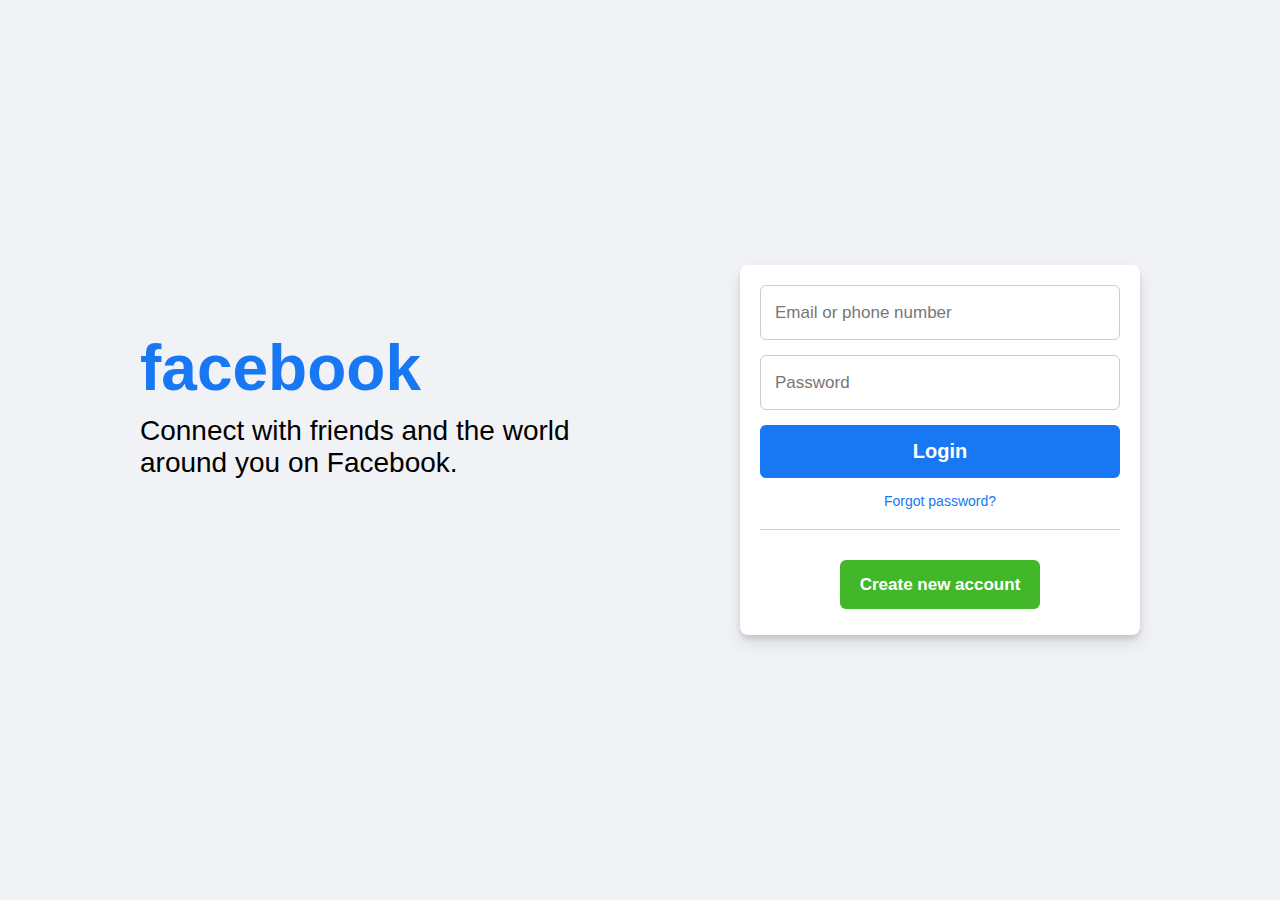
<file: facebook login page/index.html>
<html lang>
  <head>
   
    <title>Facebook Login Page</title>
    <link  rel="stylesheet" href="style.css">
  </head>
  <body>
    <div class="container flex">
      <div class="facebook-page flex">
        <div class="text">
          <h1>facebook</h1>
          <p>Connect with friends and the world </p>
          <p> around you on Facebook.</p>
        </div>
        <form action="#">
          <input type="email" placeholder="Email or phone number" required>
          <input type="password" placeholder="Password" required>
          <div class="link">
            <button type="submit" class="login">Login</button>
            <a href="#" class="forgot">Forgot password?</a>
          </div>
          <hr>
          <div class="button">
            <a href="#">Create new account</a>
          </div>
        </form>
      </div>
    </div>
  </body>
</html>
</file>
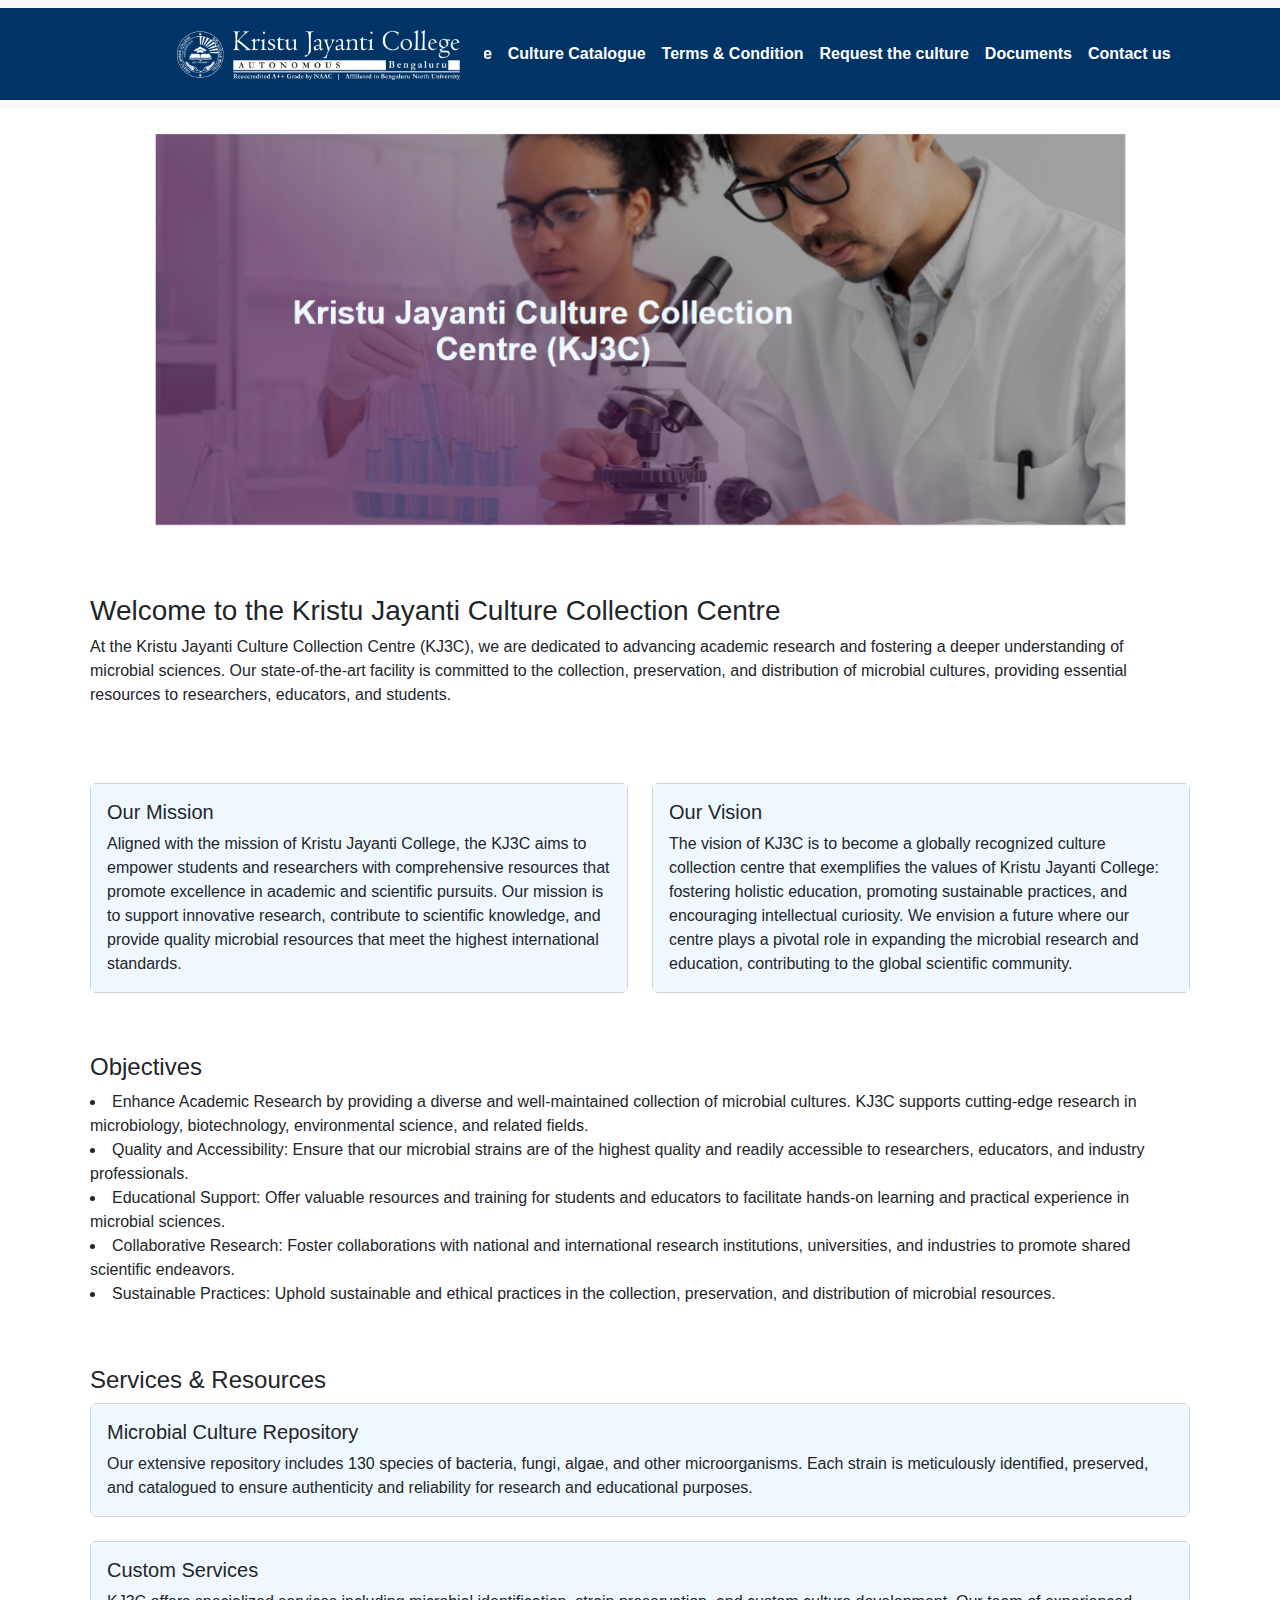
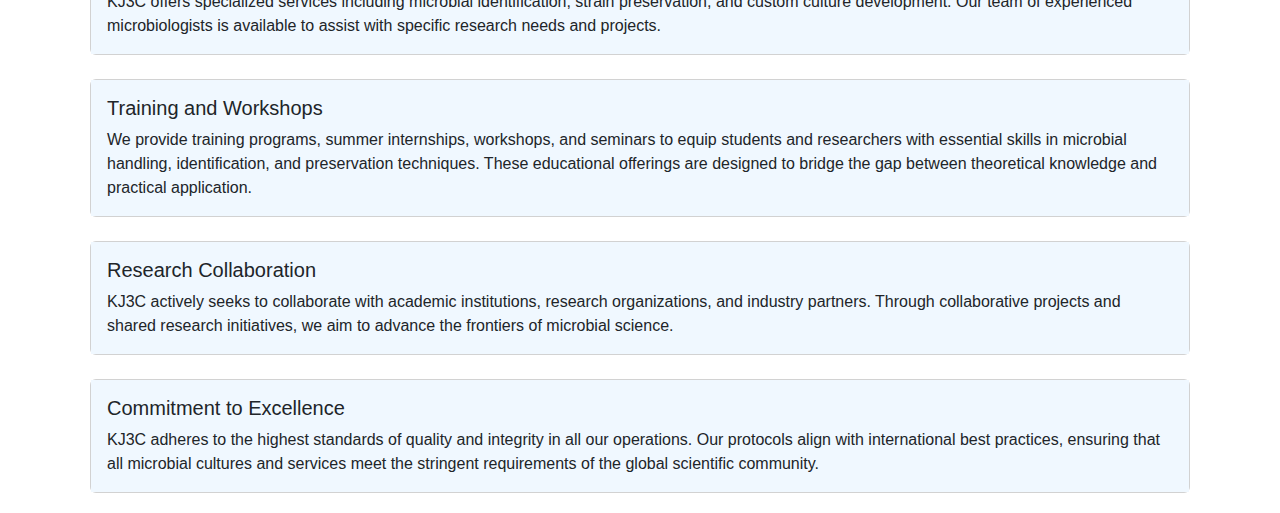
<file: kjc/index.html>
<html lang="en">
<head>
    <meta charset="UTF-8">
    <meta name="viewport" content="width=device-width, initial-scale=1.0">
    <title>KJ3C</title>
    <link href="https://cdn.jsdelivr.net/npm/bootstrap@5.3.3/dist/css/bootstrap.min.css" rel="stylesheet">
    <style>
        .container-fluid {
            background-color: #003366;
            font-family: 'Helvetica Neue', Arial, sans-serif;
            font-weight: bold;
        }
        .nav-link {
            color: #fff;
        }
        .navbar-brand {
            position: relative;
            left: 150px;
        }
        .carousel-inner img {
            padding-left: 12%;
            padding-top: 2%;
            padding-right: 12%;
            padding-bottom: 2%;
        }
       
        .content-section {
            margin-top: 20px;
            padding: 20px;
        }
        .card-body{
            background-color :#f0f8ff;
        }
        body{
            font-family:'Helvetica Neue', Arial, sans-serif ;
        }
    </style>
</head>
<body>
    <nav class="navbar navbar-expand-lg bg-body-tertiary sticky-top">
        <div class="container-fluid">
            <a class="navbar-brand" href="#"><img src="logo.PNG" alt="Logo"></a>
            <button class="navbar-toggler" type="button" data-bs-toggle="collapse" data-bs-target="#navbarSupportedContent" aria-controls="navbarSupportedContent" aria-expanded="false" aria-label="Toggle navigation">
                <span class="navbar-toggler-icon"></span>
            </button>
            <div class="collapse navbar-collapse" id="navbarSupportedContent">
                <ul class="navbar-nav mx-auto mb-2 mb-lg-0">
                    <li class="nav-item">
                        <a class="nav-link" href="index.html">Home</a>
                    </li>
                    <li class="nav-item">
                        <a class="nav-link" href="2ndpage.html">Culture Catalogue</a>
                    </li>
                    <li class="nav-item">
                        <a class="nav-link" href="3rdpage.html">Terms & Condition</a>
                    </li>
                    <li class="nav-item">
                        <a class="nav-link" href="4page.html">Request the culture</a>
                    </li>
                    <li class="nav-item">
                        <a class="nav-link" href="5page.html">Documents</a>
                    </li>
                    <li class="nav-item">
                        <a class="nav-link" href="6page.html">Contact us</a>
                    </li>
                </ul>
            </div>
        </div>
    </nav>

    <div id="carouselExampleSlidesOnly" class="carousel slide" data-bs-ride="carousel">
        <div class="carousel-inner">
            <div class="carousel-item active">
                <img src="first.PNG" class="d-block w-100" alt="Image could not be displayed">
            </div>
        </div>
    </div>

    
    <div class="container content-section">
        <h3>Welcome to the Kristu Jayanti Culture Collection Centre</h3>
        <p>At the Kristu Jayanti Culture Collection Centre (KJ3C), we are dedicated to advancing academic research and fostering a deeper understanding of microbial sciences. Our state-of-the-art facility is committed to the collection, preservation, and distribution of microbial cultures, providing essential resources to researchers, educators, and students.</p>
    </div>

    <div class="container content-section">
        <div class="row">
            <div class="col-sm-6">
                <div class="card">
                    <div class="card-body">
                        <h5 class="card-title">Our Mission</h5>
                        <p class="card-text">Aligned with the mission of Kristu Jayanti College, the KJ3C aims to empower students and researchers with comprehensive resources that promote excellence in academic and scientific pursuits. Our mission is to support innovative research, contribute to scientific knowledge, and provide quality microbial resources that meet the highest international standards.</p>
                    </div>
                </div>
            </div>

            <div class="col-sm-6">
                <div class="card">
                    <div class="card-body">
                        <h5 class="card-title">Our Vision</h5>
                        <p class="card-text">The vision of KJ3C is to become a globally recognized culture collection centre that exemplifies the values of Kristu Jayanti College: fostering holistic education, promoting sustainable practices, and encouraging intellectual curiosity. We envision a future where our centre plays a pivotal role in expanding the microbial research and education, contributing to the global scientific community.</p>
                    </div>
                </div>
            </div>
        </div>
    </div>

    <div class="container content-section">
        <h4>Objectives</h4>
        <li>Enhance Academic Research by providing a diverse and well-maintained collection of microbial cultures. KJ3C supports cutting-edge research in microbiology, biotechnology, environmental science, and related fields.</li>
            <li>Quality and Accessibility: Ensure that our microbial strains are of the highest quality and readily accessible to researchers, educators, and industry professionals.</li>
            <li>Educational Support: Offer valuable resources and training for students and educators to facilitate hands-on learning and practical experience in microbial sciences.</li>
       <li>Collaborative Research: Foster collaborations with national and international research institutions, universities, and industries to promote shared scientific endeavors.</li>
            <li>Sustainable Practices: Uphold sustainable and ethical practices in the collection, preservation, and distribution of microbial resources.</li>
    </div>

    <div class="container content-section">
        <h4>Services & Resources</h4>
        <div class="card">
            <div class="card-body">
                <h5 class="card-title">Microbial Culture Repository</h5>
                <p class="card-text">Our extensive repository includes 130 species of bacteria, fungi, algae, and other microorganisms. Each strain is meticulously identified, preserved, and catalogued to ensure authenticity and reliability for research and educational purposes.</p>
            </div>
        </div>
<br>
        <div class="card">
            <div class="card-body">
                <h5 class="card-title">Custom Services</h5>
                <p class="card-text">KJ3C offers specialized services including microbial identification, strain preservation, and custom culture development. Our team of experienced microbiologists is available to assist with specific research needs and projects.</p>
            </div>
        </div>
<br>
        <div class="card">
            <div class="card-body">
                <h5 class="card-title">Training and Workshops</h5>
                <p class="card-text">We provide training programs, summer internships, workshops, and seminars to equip students and researchers with essential skills in microbial handling, identification, and preservation techniques. These educational offerings are designed to bridge the gap between theoretical knowledge and practical application.</p>
            </div>
        </div>
    <br>
        <div class="card">
            <div class="card-body">
                <h5 class="card-title">Research Collaboration</h5>
                <p class="card-text">KJ3C actively seeks to collaborate with academic institutions, research organizations, and industry partners. Through collaborative projects and shared research initiatives, we aim to advance the frontiers of microbial science.</p>
            </div>
        </div>
<br>
        <div class="card">
            <div class="card-body">
                <h5 class="card-title">Commitment to Excellence</h5>
                <p class="card-text">KJ3C adheres to the highest standards of quality and integrity in all our operations. Our protocols align with international best practices, ensuring that all microbial cultures and services meet the stringent requirements of the global scientific community.</p>
            </div>
        </div>


    </div>
    <script src="https://cdn.jsdelivr.net/npm/bootstrap@5.3.3/dist/js/bootstrap.bundle.min.js"></script>
</body>
</html>
</file>
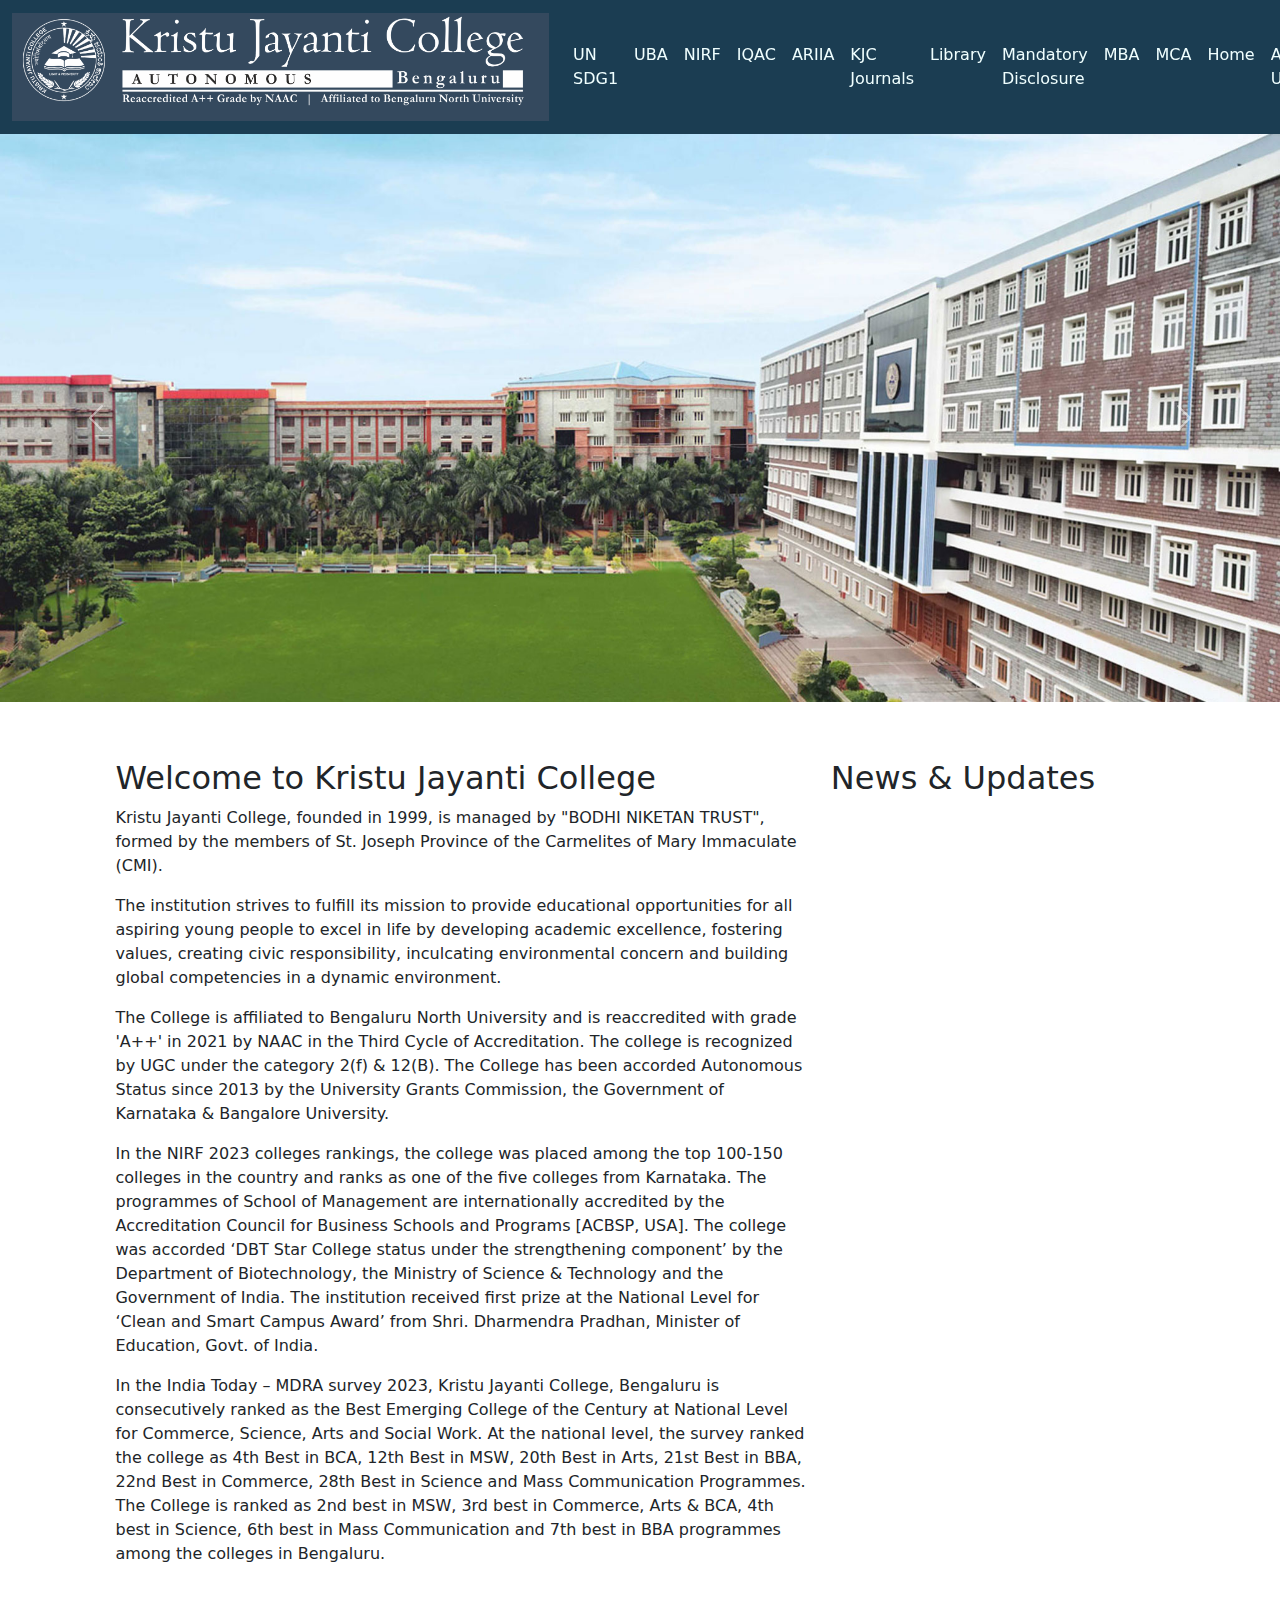
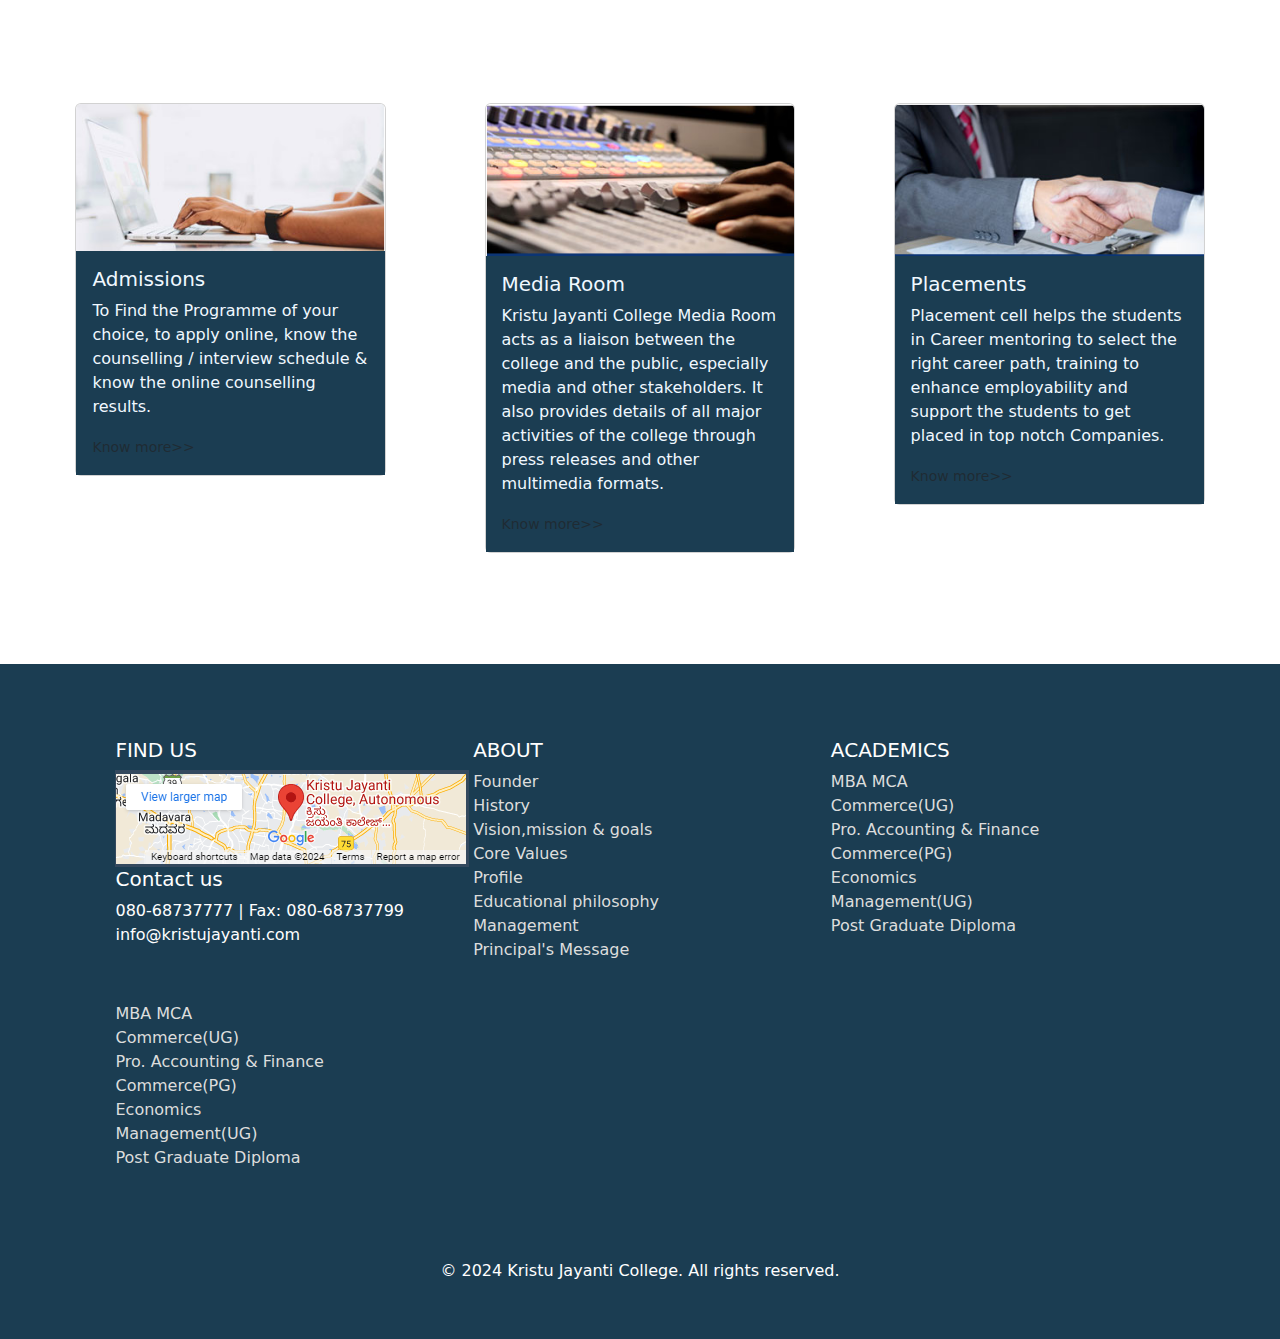
<file: clg/web.html>
<!doctype html>
<html lang="en">
<head>
  <meta charset="utf-8">
  <meta name="viewport" content="width=device-width, initial-scale=1">
  <title>KRISTU JAYANTI</title>
  <link rel="stylesheet" href="https://cdn.jsdelivr.net/npm/bootstrap@5.3.3/dist/css/bootstrap.min.css">
  <style>
    .navbar-custom {
      background-color: rgb(27, 61, 82);
    }
    .navbar-brand, .nav-link {
      color: azure;
    }
    .nav-link:hover {
      color: #ddd;
    }
    .card-body {
      background-color:  rgb(27, 61, 82);
    }
    .card-title, .card-text, .card-group {
      color: aliceblue;
    }
    .row {
      padding: 3%;
    }
    .col {
      padding: 4%;
    }
    .footer-custom {
      background-color:  rgb(27, 61, 82);
      color: white;
      padding: 40px 0;
    }
    .footer-custom a {
      color: #ddd;
      text-decoration: none;
    }
    .footer-custom a:hover {
      color: #bbb;
    }
    .footer-social a {
      color: white;
      margin-right: 15px;
    }
  </style>
</head>
<body>
  <nav class="navbar navbar-expand-lg navbar-custom sticky-top">
 
    <div class="container-fluid">
      <a class="navbar-brand" href="#">
        <img src="2.PNG" alt="Logo">
      </a>
      <button class="navbar-toggler" type="button" data-bs-toggle="collapse" data-bs-target="#navbarSupportedContent" aria-controls="navbarSupportedContent" aria-expanded="false" aria-label="Toggle navigation">
        <span class="navbar-toggler-icon"></span>
      </button>
      <div class="collapse navbar-collapse" id="navbarSupportedContent">
        <ul class="navbar-nav me-auto">
          <div class="collapse navbar-collapse" id="navbarNav">
            <ul class="navbar-nav me-auto">
              <li class="nav-item">
                <a class="nav-link" href="#">UN SDG1</a>
              </li>
              <li class="nav-item">
                <a class="nav-link" href="#">UBA</a>
              </li>
              <li class="nav-item">
                <a class="nav-link" href="#">NIRF</a>
              </li>
              <li class="nav-item">
                <a class="nav-link" href="#">IQAC</a>
              </li>
              <li class="nav-item">
                <a class="nav-link" href="#">ARIIA</a>
              </li>
              <li class="nav-item">
                <a class="nav-link" href="#">KJC Journals</a>
              </li>
              <li class="nav-item">
                <a class="nav-link" href="#">Library</a>
              </li>
              <li class="nav-item">
                <a class="nav-link" href="#">Mandatory Disclosure</a>
              </li>
              <li class="nav-item">
                <a class="nav-link" href="#">MBA</a>
              </li>
              <li class="nav-item">
                <a class="nav-link" href="#">MCA</a>
              </li>
            </ul>
            <ul class="navbar-nav me-auto">
              <li class="nav-item">
                <a class="nav-link" href="#">Home</a>
              </li>
              <li class="nav-item">
                <a class="nav-link" href="#">About Us</a>
              </li>
              <li class="nav-item">
                <a class="nav-link" href="#">Academics</a>
              </li>
              <li class="nav-item">
                <a class="nav-link" href="#">Research</a>
              </li>
              <li class="nav-item">
                <a class="nav-link" href="#">Campus</a>
              </li>
              <li class="nav-item">
                <a class="nav-link" href="#">Student Services</a>
              </li>
              <li class="nav-item">
                <a class="nav-link" href="#">Admission</a>
              </li>
            </ul>
          </div>
        </div>
</nav>

  <div id="carouselExample" class="carousel slide">
    <div class="carousel-inner">
      <div class="carousel-item active">
        <img src="clg_history.jpg" class="d-block w-100" alt="...">
      </div>
      <button class="carousel-control-prev" type="button" data-bs-target="#carouselExample" data-bs-slide="prev">
          <span class="carousel-control-prev-icon" aria-hidden="true"></span>
          <span class="visually-hidden">Previous</span>
        </button>
        <button class="carousel-control-next" type="button" data-bs-target="#carouselExample" data-bs-slide="next">
          <span class="carousel-control-next-icon" aria-hidden="true"></span>
          <span class="visually-hidden">Next</span>
        </button>
  </div>

  <div class="container mt-4">
    <div class="row">
      <div class="col-md-8 content-section">
        <h2 class="content-heading">Welcome to Kristu Jayanti College</h2>
        <p>Kristu Jayanti College, founded in 1999, is managed by "BODHI NIKETAN TRUST", formed by the members of St. Joseph Province of the Carmelites of Mary Immaculate (CMI).</p>
        <p>The institution strives to fulfill its mission to provide educational opportunities for all aspiring young people to excel in life by developing academic excellence, fostering values, creating civic responsibility, inculcating environmental concern and building global competencies in a dynamic environment.</p>
        <p>The College is affiliated to Bengaluru North University and is reaccredited with grade 'A++' in 2021 by NAAC in the Third Cycle of Accreditation. The college is recognized by UGC under the category 2(f) & 12(B). The College has been accorded Autonomous Status since 2013 by the University Grants Commission, the Government of Karnataka & Bangalore University.</p>
        <p>In the NIRF 2023 colleges rankings, the college was placed among the top 100-150 colleges in the country and ranks as one of the five colleges from Karnataka. The programmes of School of Management are internationally accredited by the Accreditation Council for Business Schools and Programs [ACBSP, USA]. The college was accorded ‘DBT Star College status under the strengthening component’ by the Department of Biotechnology, the Ministry of Science & Technology and the Government of India. The institution received first prize at the National Level for ‘Clean and Smart Campus Award’ from Shri. Dharmendra Pradhan, Minister of Education, Govt. of India.</p>
        <p>In the India Today – MDRA survey 2023, Kristu Jayanti College, Bengaluru is consecutively ranked as the Best Emerging College of the Century at National Level for Commerce, Science, Arts and Social Work. At the national level, the survey ranked the college as 4th Best in BCA, 12th Best in MSW, 20th Best in Arts, 21st Best in BBA, 22nd Best in Commerce, 28th Best in Science and Mass Communication Programmes. The College is ranked as 2nd best in MSW, 3rd best in Commerce, Arts & BCA, 4th best in Science, 6th best in Mass Communication and 7th best in BBA programmes among the colleges in Bengaluru.</p>
      </div>
      
      <div class="col-md-4">
        <h2 class="news-heading">News & Updates</h2>
      
      </div>
    </div>
  </div>

  <div class="row row-cols-1 row-cols-md-3 g-4">
    <div class="col">
      <div class="card">
        <img src="3.PNG" class="card-img-top" alt="...">
        <div class="card-body">
          <h5 class="card-title">Admissions</h5>
          <p class="card-text">To Find the Programme of your choice, to apply online, know the counselling / interview schedule & know the online counselling results.</p>
          <p class="card-text"><small class="text-body-secondary">Know more>></small></p>
        </div>
      </div>
    </div>
    <div class="col">
      <div class="card">
        <img src="4.PNG" class="card-img-top" alt="...">
        <div class="card-body">
          <h5 class="card-title">Media Room</h5>
          <p class="card-text">Kristu Jayanti College Media Room acts as a liaison between the college and the public, especially media and other stakeholders. It also provides details of all major activities of the college through press releases and other multimedia formats.</p>
          <p class="card-text"><small class="text-body-secondary">Know more>></small></p>
        </div>
      </div>
    </div>
    <div class="col">
      <div class="card">
        <img src="5.PNG" class="card-img-top" alt="...">
        <div class="card-body">
          <h5 class="card-title">Placements</h5>
          <p class="card-text">Placement cell helps the students in Career mentoring to select the right career path, training to enhance employability and support the students to get placed in top notch Companies.</p>
          <p class="card-text"><small class="text-body-secondary">Know more>></small></p>
        </div>
      </div>
    </div>
  </div>

  <footer class="footer-custom mt-4">
    <div class="container">
      <div class="row">
        <div class="col-md-4 mb-4">
          <h5 class="text-uppercase">Find us</h5>
          <img src="map.PNG">
          <h5>Contact us</h5>
        
 080-68737777 | Fax: 080-68737799

 info@kristujayanti.com
        </div>
        <div class="col-md-4 mb-4">
          <h5 class="text-uppercase">About</h5>
          <ul class="list-unstyled">
            <li><a href="#">Founder</a></li>
            <li><a href="#">History</a></li>
            <li><a href="#">Vision,mission & goals</a></li>
            <li><a href="#">Core Values</a></li>
            <li><a href="#">Profile</a></li>
            <li><a href="#">Educational philosophy</a></li>
            <li><a href="#">Management</a></li>
            <li><a href="#">Principal's Message</a></li>
          </ul>
        </div>
        <div class="col-md-4 mb-4">
          <h5 class="text-uppercase">Academics</h5>
          <ul class="list-unstyled">
            <li><a href="#">MBA MCA</a></li>
            <li><a href="#">Commerce(UG)</a></li>
            <li><a href="#">Pro. Accounting & Finance</a></li>
            <li><a href="#">Commerce(PG)</a></li>
            <li><a href="#">Economics</a></li>
            <li><a href="#">Management(UG)</a></li>
            <li><a href="#">Post Graduate Diploma</a></li>
           
          </ul>
           
        </div>
        <div class="col-md-4 mb-4">
          <ul class="list-unstyled">
            <li><a href="#">MBA MCA</a></li>
            <li><a href="#">Commerce(UG)</a></li>
            <li><a href="#">Pro. Accounting & Finance</a></li>
            <li><a href="#">Commerce(PG)</a></li>
            <li><a href="#">Economics</a></li>
            <li><a href="#">Management(UG)</a></li>
            <li><a href="#">Post Graduate Diploma</a></li>
           
          </ul>
        </div>
      </div>
      <div class="text-center py-3">
        <p class="mb-0">© 2024 Kristu Jayanti College. All rights reserved.</p>
      </div>
    </div>
  </footer>

  <script src="https://cdn.jsdelivr.net/npm/bootstrap@5.3.3/dist/js/bootstrap.bundle.min.js"></script>

</body>
</html>
</file>
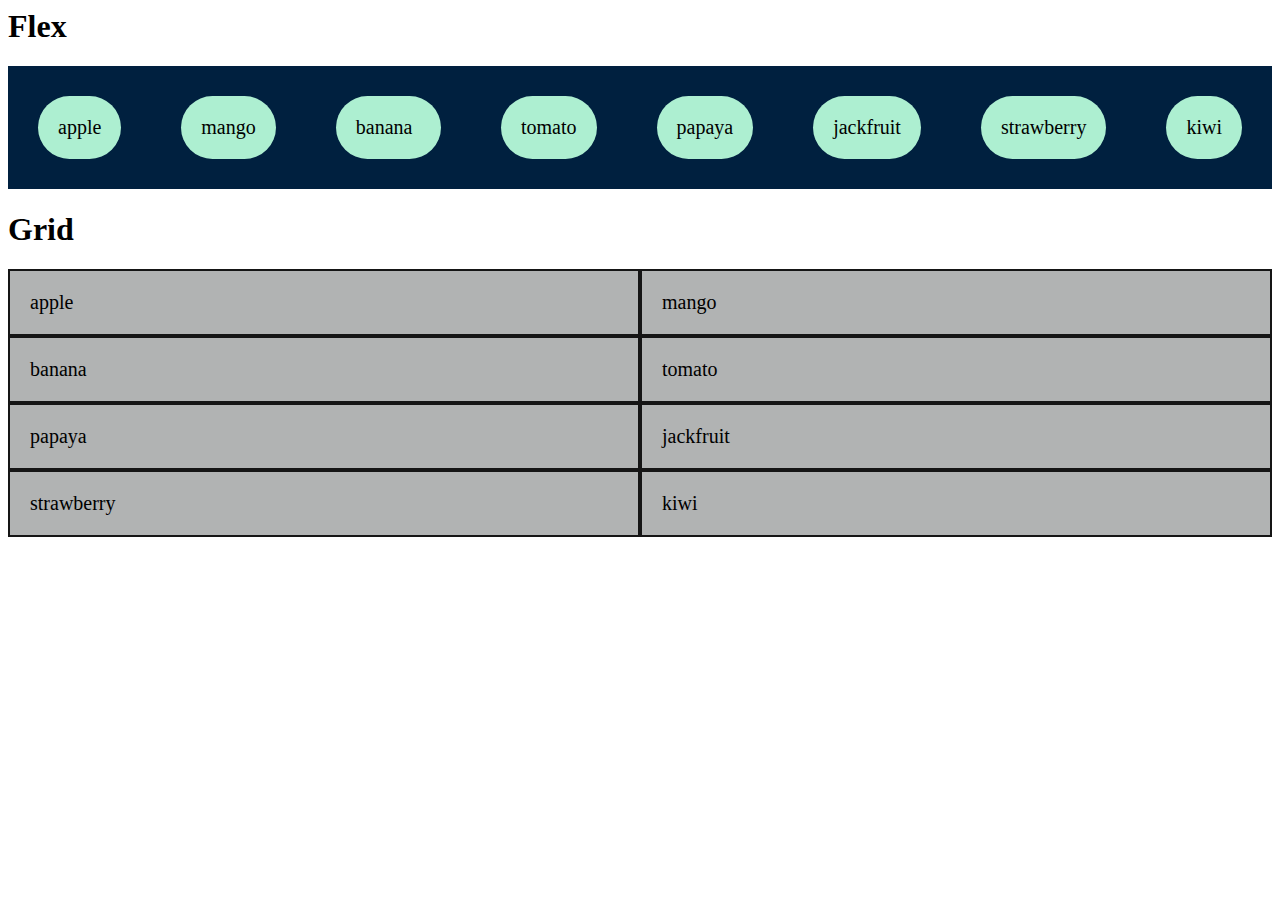
<file: flex and grid/main.html>
<html>
    <head>
        <title>flex and html</title>
    
        <style>
.flex-container{
    display:flex;
   background-color: #00203FFF;
   
   flex-wrap: wrap;
   
}
.flex-container  div{
    background-color: #ADEFD1FF;
    margin: 30px;;
    padding: 20px;
    font-size: 20px;
    border-radius: 50px;

}

.item3
{
    flex-grow: 1;
} 

.grid-container 
{
    display: grid;
   grid-template-columns: 1fr 1fr;

}

.grid-container div {
            background-color: #B1B3B3FF;
            padding: 20px;
            font-size: 20px;
            border-radius: 0px;
            border: 2px solid #151515;
            
        }


        </style>
    </head>
    <body>
        <h1>Flex</h1>
        <div class ="flex-container ">
        <div class="item1">apple</div>
        <div class="item2">mango</div>
        <div class="item3">banana</div>
        <div class="item4">tomato</div>
        <div class="item5">papaya</div>
        <div class="item6">jackfruit</div>
        <div class="item7">strawberry</div>
        <div class="item8">kiwi</div>

    </div>
    <h1>Grid</h1>

    <div class="grid-container ">
    <div class="item1">apple</div>
        <div class="itema">mango</div>
        <div class="itemb">banana</div>
        <div class="item4c">tomato</div>
        <div class="itemd">papaya</div>
        <div class="iteme">jackfruit</div>
        <div class="itemf">strawberry</div>
        <div class="itemg">kiwi</div>
    </body>
</html>
</file>
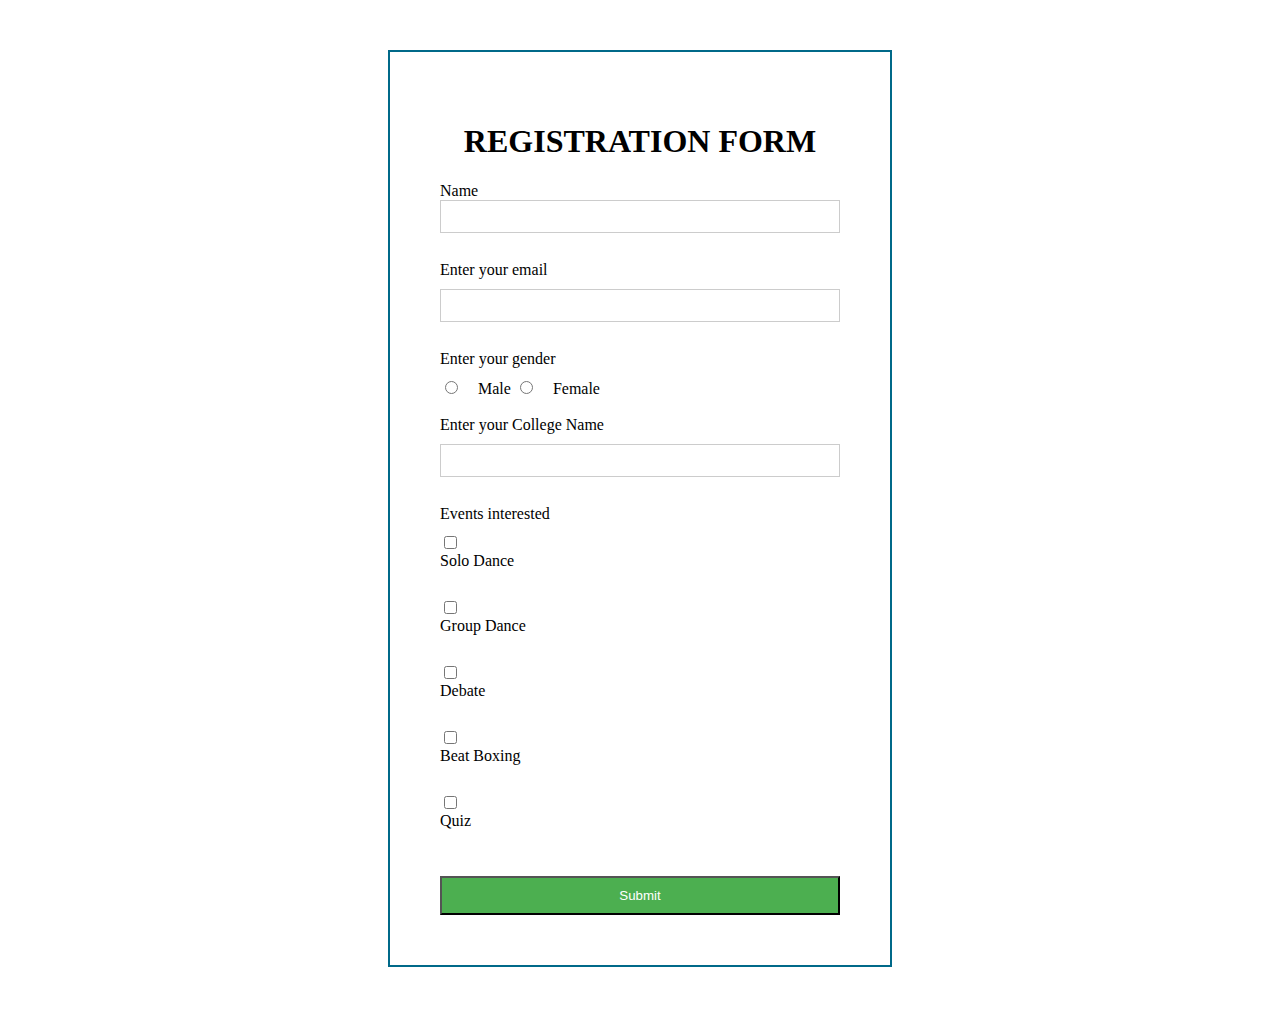
<file: form using html/reg.html>
<html>
    <head>
        <title>REGISTRATION FORM</title>
        <html>
<head>


<title>REGISTRATION FORM</title>
<style>
    body {
        font-family: 'Times New Roman', Times, serif;
    }
    
    form {
        border: 2px solid #006989;
        padding: 50px;
        width: 400px;
        margin: 50 auto;
    }
    
    h1 {
        text-align: center;
    }
    
    label {
        display: block;
        margin-bottom: 10px;
    }
    
    input[type="text"],
    input[type="email"] {
        width: 100%;
        padding: 8px;
        margin-bottom: 10px;
        border: 1px solid #ccc;
        box-sizing: border-box; 
    }
    
    input[type="radio"]
    {
        display: inline-block;
        margin-right: 20px;
      
    }
    input[type="checkbox"] 
    {
        display: inline-block;
        margin-right: 50px;
      
    }
    
    input[type="submit"] {
        background-color: #4CAF50;
        color: white;
        padding: 10px 20px;
    
        cursor: hand;
        width: 100%;
    }
    
    
    
</style>
    </head>
    <body>
        <form>
        <h1>REGISTRATION FORM</h1>
        <lable for= "fname">Name</lable>
        <input type="text" name="fname">
        <br>
        <br>
        <label>Enter your email</label>
        <input
            type="email"
            name="email"><br>
            <br>
            <label>Enter your gender</label>
            <input
                type="radio"
                name="gender"
                value="male"
            />Male
            <input
                type="radio"
                name="gender"
                value="female"
            />Female
            <br>
            <br>
            <label>Enter your College Name</label>
        <input
            type="text"
            name="clgname"><br>
            <br>

            <label>Events interested</label>
            <input type="checkbox" id="solo_dance" name="competition" value="solo_dance">
  <label for="solo_dance">Solo Dance</label><br>
  
  <input type="checkbox" id="group_dance" name="competition" value="group_dance">
  <label for="group_dance">Group Dance</label><br>
  
  <input type="checkbox" id="debate" name="competition" value="debate">
  <label for="debate">Debate</label><br>
  
  <input type="checkbox" id="beatboxing" name="competition" value="beat boxing">
  <label for="beat boxing">Beat Boxing</label><br>
  
  <input type="checkbox" id="quiz" name="competition" value="quiz">
  <label for="quiz">Quiz</label><br>
  <br>
             <input type="submit" value="Submit">
    </form>
 </body>
</html>
</file>
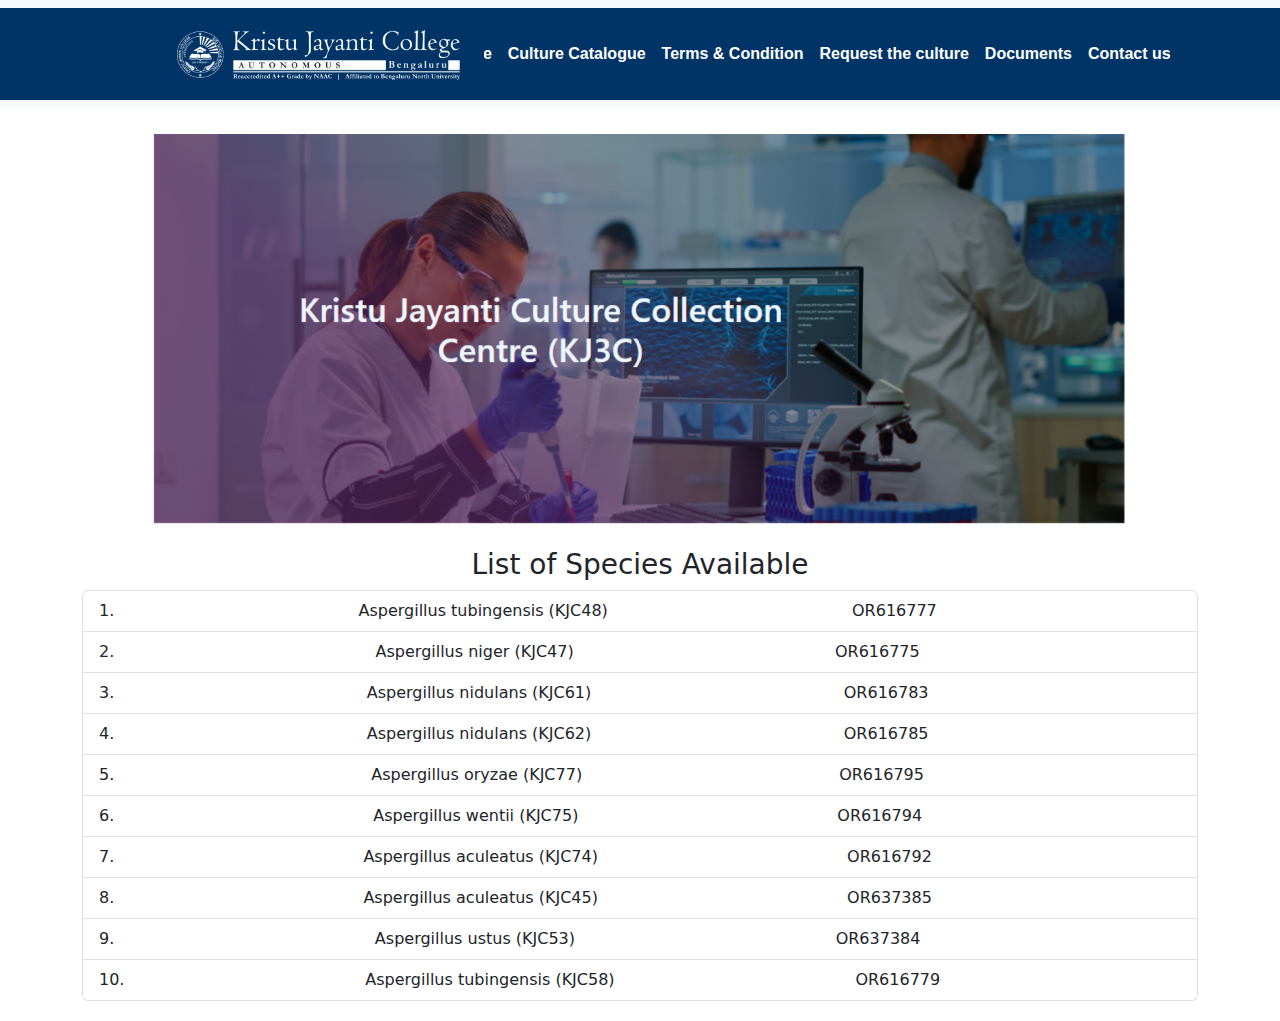
<file: kjc/2ndpage.html>
<!DOCTYPE html>
<html lang="en">
<head>
    <meta charset="UTF-8">
    <meta name="viewport" content="width=device-width, initial-scale=1.0">
    <title>KJ3C</title>
    <link href="https://cdn.jsdelivr.net/npm/bootstrap@5.3.3/dist/css/bootstrap.min.css" rel="stylesheet">
    <style>
        .container-fluid {
            background-color: #003366;
            font-family: 'Helvetica Neue', Arial, sans-serif;
            font-weight: bold;
        }
        .nav-link {
            color: #fff;
        }
        .navbar-brand {
            position: relative;
            left: 150px;
        }

        .carousel-inner img {
            padding-left: 12%;
            padding-top: 2%;
            padding-right: 12%;
            padding-bottom: 2%;
        }
        .content-h4 {
            text-align: center;
        }
        .list-group {
            margin-bottom: 20px; 
        }
        .list-group-item {
            display: flex;
            justify-content: space-between;
        }
        .list-group-item span {
            flex-grow: 1;
            text-align: left;
            padding-right: 10px;
        }
    </style>
</head>
<body>
    <nav class="navbar navbar-expand-lg bg-body-tertiary sticky-top">
        <div class="container-fluid">
            <a class="navbar-brand" href="#"><img src="logo.PNG" alt="Logo"></a>
            <button class="navbar-toggler" type="button" data-bs-toggle="collapse" data-bs-target="#navbarSupportedContent" aria-controls="navbarSupportedContent" aria-expanded="false" aria-label="Toggle navigation">
                <span class="navbar-toggler-icon"></span>
            </button>
            <div class="collapse navbar-collapse" id="navbarSupportedContent">
                <ul class="navbar-nav mx-auto mb-2 mb-lg-0">
                    <li class="nav-item">
                        <a class="nav-link" href="index.html">Home</a>
                    </li>
                    <li class="nav-item">
                        <a class="nav-link" href="2ndpage.html">Culture Catalogue</a>
                    </li>
                    <li class="nav-item">
                        <a class="nav-link" href="3rdpage.html">Terms & Condition</a>
                    </li>
                    <li class="nav-item">
                        <a class="nav-link" href="4page.html">Request the culture</a>
                    </li>
                    <li class="nav-item">
                        <a class="nav-link" href="5page.html">Documents</a>
                    </li>
                    <li class="nav-item">
                        <a class="nav-link" href="6page.html">Contact us</a>
                    </li>
                </ul>
            </div>
        </div>
    </nav>

    <div id="carouselExampleSlidesOnly" class="carousel slide" data-bs-ride="carousel">
        <div class="carousel-inner">
            <div class="carousel-item active">
                <img src="2nd.PNG" class="d-block w-100" alt="Image could not be displayed">
            </div>
        </div>
    </div>

    <h3 class="content-h4">List of Species Available</h3>
    <div class="container">
        <div class="list-group">
            <div class="list-group-item">
                <span>1.</span>
                <span>Aspergillus tubingensis (KJC48)</span>
                <span>OR616777</span>
            </div>
            <div class="list-group-item">
                <span>2.</span>
                <span>Aspergillus niger (KJC47)</span>
                <span>OR616775</span>
            </div>
            <div class="list-group-item">
                <span>3.</span>
                <span>Aspergillus nidulans (KJC61)</span>
                <span>OR616783</span>
            </div>
            <div class="list-group-item">
                <span>4.</span>
                <span>Aspergillus nidulans (KJC62)</span>
                <span>OR616785</span>
            </div>
            <div class="list-group-item">
                <span>5.</span>
                <span>Aspergillus oryzae (KJC77)</span>
                <span>OR616795</span>
            </div>
            <div class="list-group-item">
                <span>6.</span>
                <span>Aspergillus wentii (KJC75)</span>
                <span>OR616794</span>
            </div>
            <div class="list-group-item">
                <span>7.</span>
                <span>Aspergillus aculeatus (KJC74)</span>
                <span>OR616792</span>
            </div>
            <div class="list-group-item">
                <span>8.</span>
                <span>Aspergillus aculeatus (KJC45)</span>
                <span>OR637385</span>
            </div>
            <div class="list-group-item">
                <span>9.</span>
                <span>Aspergillus ustus (KJC53)</span>
                <span>OR637384</span>
            </div>
            <div class="list-group-item">
                <span>10.</span>
                <span>Aspergillus tubingensis (KJC58)</span>
                <span>OR616779</span>
            </div>
        </div>
    </div>

    <script src="https://cdn.jsdelivr.net/npm/bootstrap@5.3.3/dist/js/bootstrap.bundle.min.js"></script>
</body>
</html>
</file>
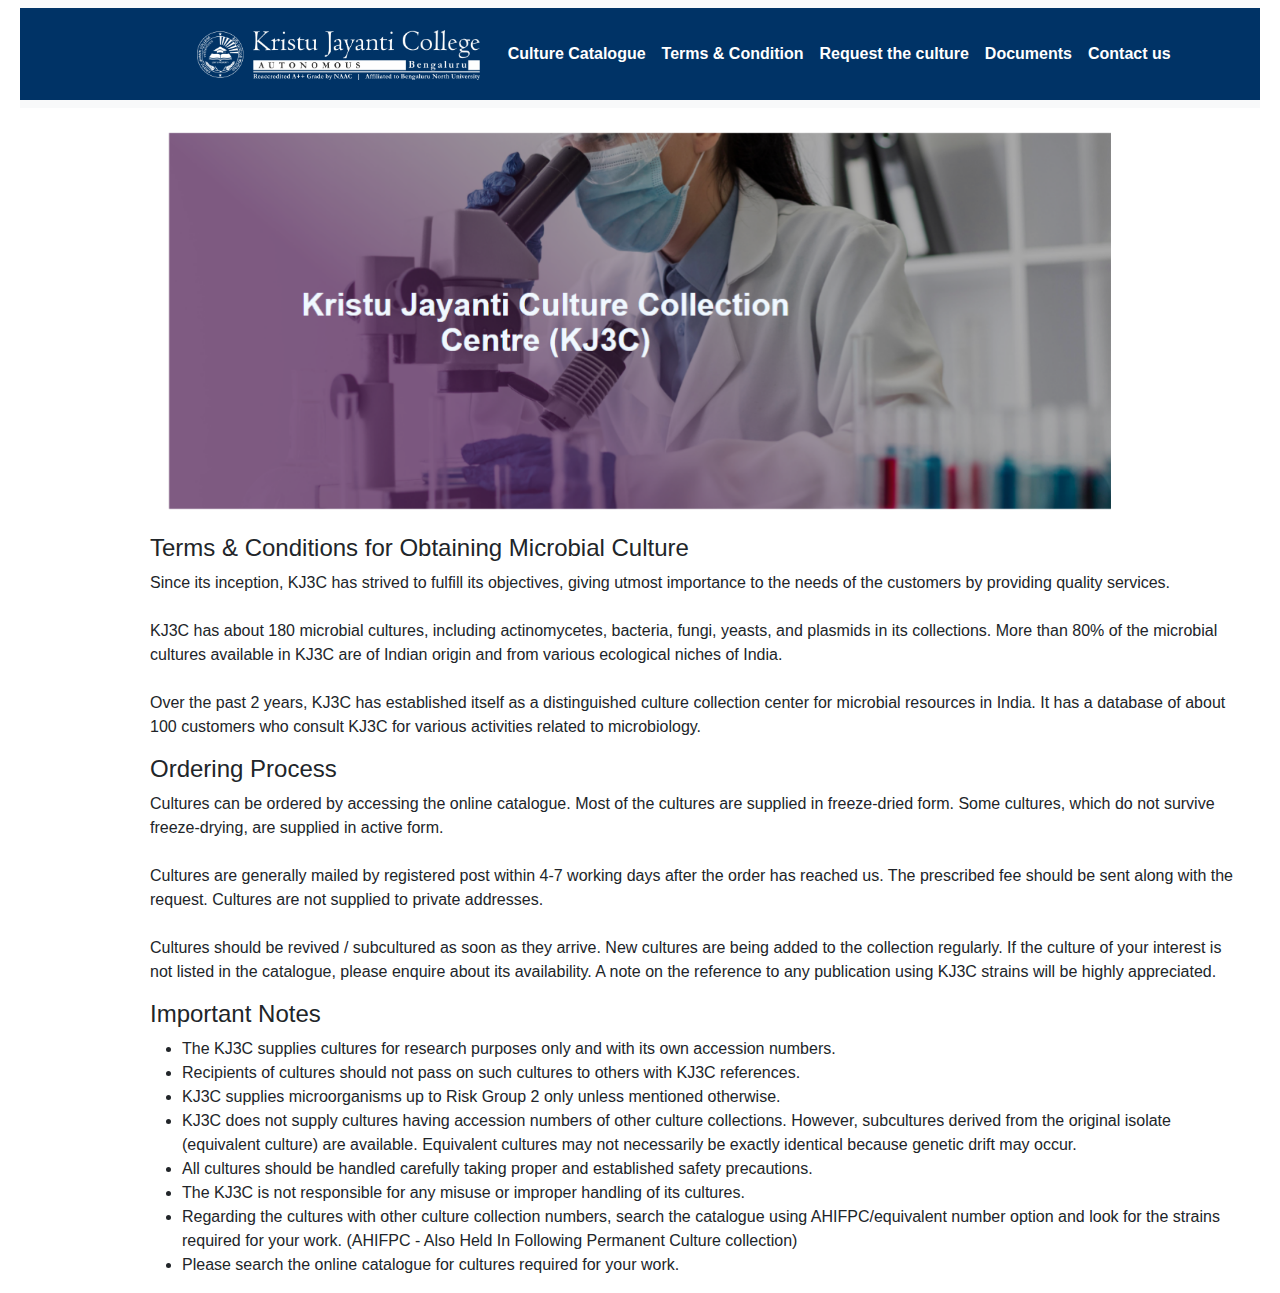
<file: kjc/3rdpage.html>
<!DOCTYPE html>
<html lang="en">
<head>
    <meta charset="UTF-8">
    <meta name="viewport" content="width=device-width, initial-scale=1.0">
    <title>KJ3C</title>
    <link href="https://cdn.jsdelivr.net/npm/bootstrap@5.3.3/dist/css/bootstrap.min.css" rel="stylesheet">
    <style>
        body {
            margin-left: 20px; 
            margin-right: 20px; 
        }

        .container-fluid {
            background-color: #003366;
            font-family: 'Helvetica Neue', Arial, sans-serif;
            font-weight: bold;
        }
        .nav-link {
            color: #fff;
        }
        .navbar-brand {
            position: relative;
            left: 150px;
        }

        .carousel-inner img {
            padding-left: 12%;
            padding-top: 2%;
            padding-right: 12%;
            padding-bottom: 2%;
        }
        body{
            font-family:'Helvetica Neue', Arial, sans-serif ;
        }
    </style>
</head>
<body>

    <nav class="navbar navbar-expand-lg bg-body-tertiary sticky-top">
        <div class="container-fluid">
            <a class="navbar-brand" href="#"><img src="logo.PNG" alt="Logo"></a>
            <button class="navbar-toggler" type="button" data-bs-toggle="collapse" data-bs-target="#navbarSupportedContent" aria-controls="navbarSupportedContent" aria-expanded="false" aria-label="Toggle navigation">
                <span class="navbar-toggler-icon"></span>
            </button>
            <div class="collapse navbar-collapse" id="navbarSupportedContent">
                <ul class="navbar-nav mx-auto mb-2 mb-lg-0">
                    <li class="nav-item">
                        <a class="nav-link" href="index.html">Home</a>
                    </li>
                    <li class="nav-item">
                        <a class="nav-link" href="2ndpage.html">Culture Catalogue</a>
                    </li>
                    <li class="nav-item">
                        <a class="nav-link" href="3rdpage.html">Terms & Condition</a>
                    </li>
                    <li class="nav-item">
                        <a class="nav-link" href="4page.html">Request the culture</a>
                    </li>
                    <li class="nav-item">
                        <a class="nav-link" href="5page.html">Documents</a>
                    </li>
                    <li class="nav-item">
                        <a class="nav-link" href="6page.html">Contact us</a>
                    </li>
                </ul>
            </div>
        </div>
    </nav>

    <div id="carouselExampleSlidesOnly" class="carousel slide" data-bs-ride="carousel">
        <div class="carousel-inner">
            <div class="carousel-item active">
                <img src="3.PNG" class="d-block w-100" alt="Image could not be displayed">
            </div>
        </div>
    </div>

    <div style="margin-left: 130px; margin-right: 12px;">
        <h4>Terms & Conditions for Obtaining Microbial Culture</h4>

        <p>Since its inception, KJ3C has strived to fulfill its objectives, giving utmost importance to the needs of the customers by providing quality services.<br>
        <br>
        KJ3C has about 180 microbial cultures, including actinomycetes, bacteria, fungi, yeasts, and plasmids in its collections. More than 80% of the microbial cultures available in KJ3C are of Indian origin and from various ecological niches of India.<br>
        <br>
        Over the past 2 years, KJ3C has established itself as a distinguished culture collection center for microbial resources in India. It has a database of about 100 customers who consult KJ3C for various activities related to microbiology.</p>
            
        <h4>Ordering Process</h4>
        <p>Cultures can be ordered by accessing the online catalogue. Most of the cultures are supplied in freeze-dried form. Some cultures, which do not survive freeze-drying, are supplied in active form.<br>
        <br>
        Cultures are generally mailed by registered post within 4-7 working days after the order has reached us. The prescribed fee should be sent along with the request. Cultures are not supplied to private addresses.<br>
        <br>
        Cultures should be revived / subcultured as soon as they arrive. New cultures are being added to the collection regularly. If the culture of your interest is not listed in the catalogue, please enquire about its availability. A note on the reference to any publication using KJ3C strains will be highly appreciated.</p>

        <h4>Important Notes</h4>
        <ul>
            <li>The KJ3C supplies cultures for research purposes only and with its own accession numbers.</li>
            <li>Recipients of cultures should not pass on such cultures to others with KJ3C references.</li>
            <li>KJ3C supplies microorganisms up to Risk Group 2 only unless mentioned otherwise.</li>
            <li>KJ3C does not supply cultures having accession numbers of other culture collections. However, subcultures derived from the original isolate (equivalent culture) are available. Equivalent cultures may not necessarily be exactly identical because genetic drift may occur.</li>
            <li>All cultures should be handled carefully taking proper and established safety precautions.</li>
            <li>The KJ3C is not responsible for any misuse or improper handling of its cultures.</li>
            <li>Regarding the cultures with other culture collection numbers, search the catalogue using AHIFPC/equivalent number option and look for the strains required for your work. (AHIFPC - Also Held In Following Permanent Culture collection)</li>
            <li>Please search the online catalogue for cultures required for your work.</li>
        </ul>
    </div>

    <script src="https://cdn.jsdelivr.net/npm/bootstrap@5.3.3/dist/js/bootstrap.bundle.min.js"></script>
</body>
</html>
</file>
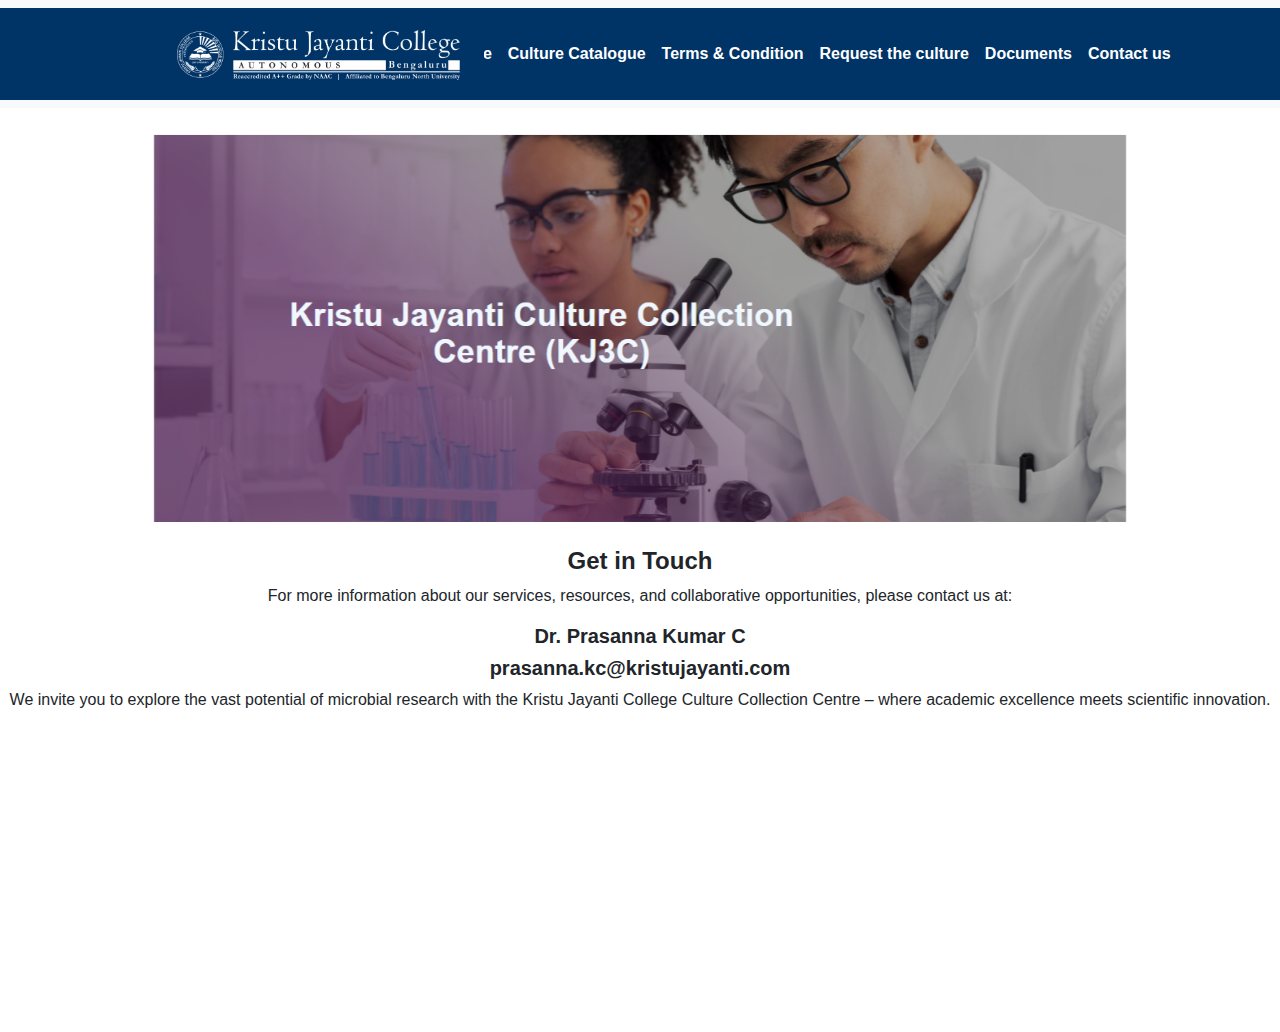
<file: kjc/6page.html>
<html lang="en">
<head>
    <meta charset="UTF-8">
    <meta name="viewport" content="width=device-width, initial-scale=1.0">
    <title>KJ3C</title>
    <link href="https://cdn.jsdelivr.net/npm/bootstrap@5.3.3/dist/css/bootstrap.min.css" rel="stylesheet">


    
        <style> 
         .container-fluid {
            background-color: #003366;
            font-family: 'Helvetica Neue', Arial, sans-serif;
            font-weight: bold;
        }
        .nav-link {
            color: #fff;
        }
        .navbar-brand {
            position: relative;
            left: 150px;
        }
        
        .carousel-inner img {
            padding-left: 12%;
            padding-top: 2%;
            padding-right: 12%;
            padding-bottom: 2%;
        }
        body{
            font-family:'Helvetica Neue', Arial, sans-serif ;
        }
        .h4-content{
            text-align: center;
            font-weight: bold;
        }
.p-content{
    text-align: center;
}
.center-iframe {
            text-align: center;
            margin-top: 20px; 
        }
        .center-iframe iframe {
            display: inline-block;}
</style>
</head>
<body>
    <nav class="navbar navbar-expand-lg bg-body-tertiary sticky-top">
        <div class="container-fluid">
            <a class="navbar-brand" href="#"><img src="logo.PNG" alt="Logo"></a>
            <button class="navbar-toggler" type="button" data-bs-toggle="collapse" data-bs-target="#navbarSupportedContent" aria-controls="navbarSupportedContent" aria-expanded="false" aria-label="Toggle navigation">
                <span class="navbar-toggler-icon"></span>
            </button>
            <div class="collapse navbar-collapse" id="navbarSupportedContent">
                <ul class="navbar-nav mx-auto mb-2 mb-lg-0">
                    <li class="nav-item">
                        <a class="nav-link" href="index.html">Home</a>
                    </li>
                    <li class="nav-item">
                        <a class="nav-link" href="2ndpage.html">Culture Catalogue</a>
                    </li>
                    <li class="nav-item">
                        <a class="nav-link" href="3rdpage.html">Terms & Condition</a>
                    </li>
                    <li class="nav-item">
                        <a class="nav-link" href="4page.html">Request the culture</a>
                    </li>
                    <li class="nav-item">
                        <a class="nav-link" href="5page.html">Documents</a>
                    </li>
                    <li class="nav-item">
                        <a class="nav-link" href="6page.html">Contact us</a>
                    </li>
                </ul>
            </div>
        </div>
    </nav>

    <div id="carouselExampleSlidesOnly" class="carousel slide" data-bs-ride="carousel">
        <div class="carousel-inner">
            <div class="carousel-item active">
                <img src="6.PNG" class="d-block w-100" alt="Image could not be displayed">
            </div>
        </div>
    </div>
<h4 class="h4-content">Get in Touch</h4>
<p class="p-content">For more information about our services, resources, and collaborative opportunities, please contact us at:</p>
<h5 class="h4-content">Dr. Prasanna Kumar C</h45>
<h5 class="h4-content">prasanna.kc@kristujayanti.com
</h5>
<p class="p-content">We invite you to explore the vast potential of microbial research with the Kristu Jayanti College Culture Collection Centre – where academic excellence meets scientific innovation.</p>
<div class="container">
    <div class="center-iframe">
        <iframe src="https://www.google.com/maps/embed?pb=!1m18!1m12!1m3!1d3886.6496570335844!2d77.64038827488365!3d13.057958138937193!2m3!1f0!2f0!3f0!3m2!1i1024!2i768!4f13.1!3m3!1m2!1s0x3bae17578c79da7d%3A0xe96dcd8e2b982f8e!2sKristu%20Jayanti%20College%2C%20Autonomous!5e0!3m2!1sen!2sin!4v1718876286129!5m2!1sen!2sin" width="400" height="300" style="border:0;" allowfullscreen="" loading="lazy" referrerpolicy="no-referrer-when-downgrade"></iframe>
    </div>
</div>
     <script src="https://cdn.jsdelivr.net/npm/bootstrap@5.3.3/dist/js/bootstrap.bundle.min.js"></script>
</body>
</html>
</file>
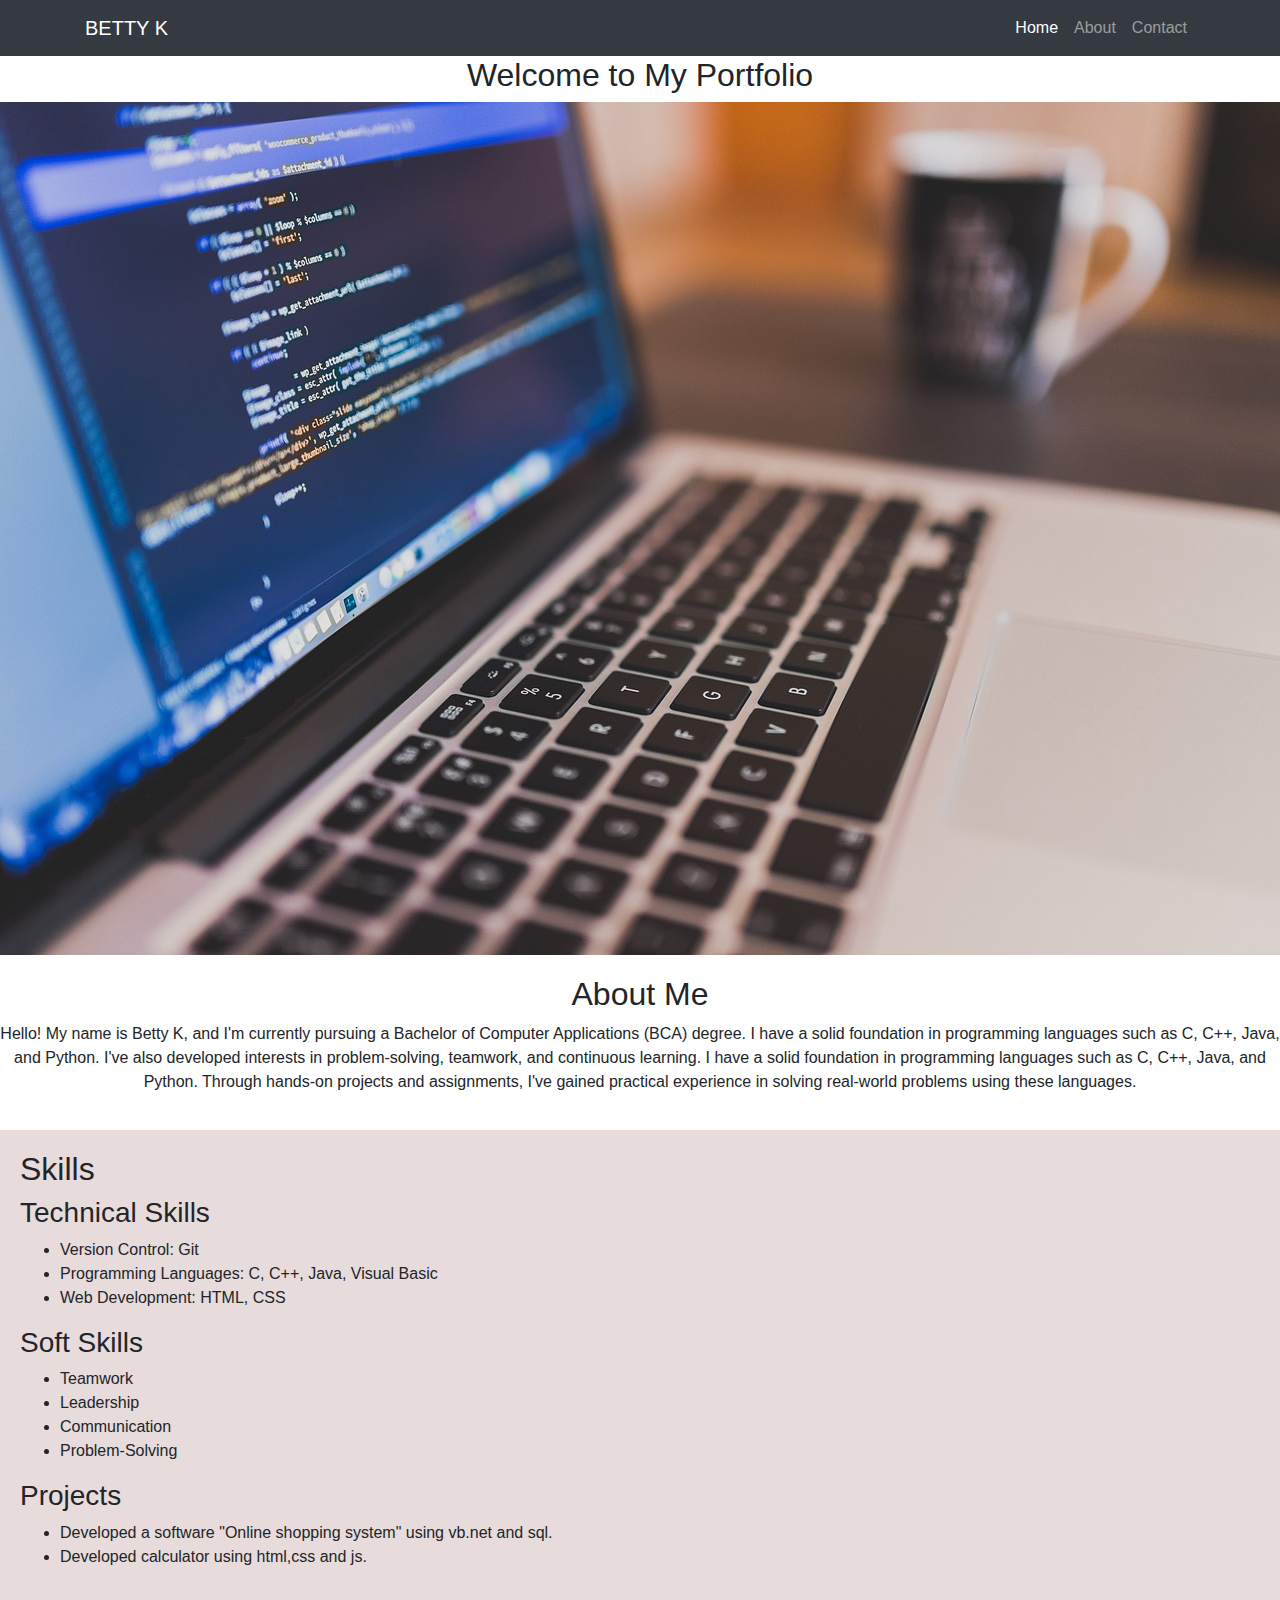
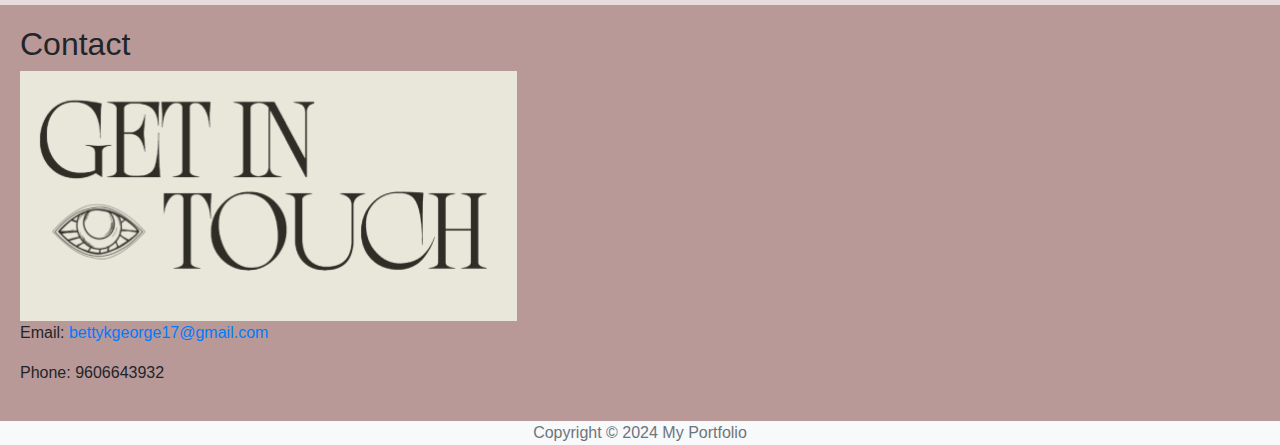
<file: portfolio/port.html>
<html>
<head>

<title>My Portfolio</title>
<link rel="stylesheet" href="https://stackpath.bootstrapcdn.com/bootstrap/4.5.2/css/bootstrap.min.css">
<style>
    .center {
        text-align: center;
    }
    #about, #skills {
        padding: 20px 0;
    }

   
    #skills {
        background-color: #e7dbdb; 
        padding: 20px; 
    }
    
    #contact {
        background-color: #b99898; 
        padding: 20px; 
    }
</style>
</head>
<body>

<nav class="navbar navbar-expand-lg navbar-dark bg-dark">
    <div class="container">
        <a class="navbar-brand" href="#">BETTY K</a>
        <button class="navbar-toggler" type="button" data-toggle="collapse" data-target="#navbarSupportedContent" aria-controls="navbarSupportedContent" aria-expanded="false" aria-label="Toggle navigation">
            <span class="navbar-toggler-icon"></span>
        </button>
        <div class="collapse navbar-collapse" id="navbarSupportedContent">
            <ul class="navbar-nav ml-auto">
                <li class="nav-item">
                    <a class="nav-link active" href="#home">Home</a>
                </li>
                <li class="nav-item">
                    <a class="nav-link" href="#about">About</a>
                </li>
              
                <li class="nav-item">
                    <a class="nav-link" href="#contact">Contact</a>
                </li>
            </ul>
        </div>
    </div>
</nav>

<div class="container center">
    <h2>Welcome to My Portfolio</h2>
</div>

<div id="carouselExampleSlidesOnly" class="carousel slide" data-ride="carousel">
    <div class="carousel-inner">
        <div class="carousel-item active">
            <img src="pic.jpg" class="d-block w-100" alt="Picture Error">
        </div>
    </div>
</div>

<section id="about" class="center">
    <h2>About Me</h2>
    <p>
        Hello! My name is Betty K, and I'm currently pursuing a Bachelor of Computer Applications (BCA)
         degree. I have a solid foundation in programming languages such as C, C++, Java, and Python.
          I've also developed interests in problem-solving, teamwork, and continuous learning.
        I have a solid foundation in programming languages such as C, C++, Java, and Python. 
        Through hands-on projects and assignments, I've gained practical experience in solving
         real-world problems using these languages.</p>
</section>

<section id="skills" class="left">
    <h2>Skills</h2>
    <h3>Technical Skills</h3>
    <ul>
        <li>Version Control: Git</li>
        <li>Programming Languages: C, C++, Java, Visual Basic</li>
        <li>Web Development: HTML, CSS</li>
    </ul>
    <h3>Soft Skills</h3>
    <ul>
        <li>Teamwork</li>
        <li>Leadership</li>
        <li>Communication</li>
        <li>Problem-Solving</li>
    </ul>
    <h3>Projects</h3>
    <ul>
        <li>Developed a software "Online shopping system" using vb.net and sql.</li>
        <li>Developed calculator using html,css and js.</li>
       
    </ul>
</section>

<section id="contact">
 
    <h2>Contact</h2>
    <img src="Cnt.PNG" >
   
    <p>Email: <a href="mailto:bettykgeorge17@gmail.com">bettykgeorge17@gmail.com</a></p>
    <p>Phone: 9606643932</p>
</section>

<footer class="footer bg-light center">
    <div class="container">
        <span class="text-muted">Copyright &copy; 2024 My Portfolio</span>
    </div>
</footer>

<!-- Bootstrap JS and dependencies -->
<script src="https://code.jquery.com/jquery-3.5.1.slim.min.js"></script>
<script src="https://cdn.jsdelivr.net/npm/@popperjs/core@2.5.4/dist/umd/popper.min.js"></script>
<script src="https://stackpath.bootstrapcdn.com/bootstrap/4.5.2/js/bootstrap.min.js"></script>

<script>
    $(document).ready(function(){
        $('.navbar-nav .nav-link').click(function(){
            $('.navbar-nav .nav-link').removeClass('active');
            $(this).addClass('active');
        });
    });
</script>

</body>
</html>
</file>
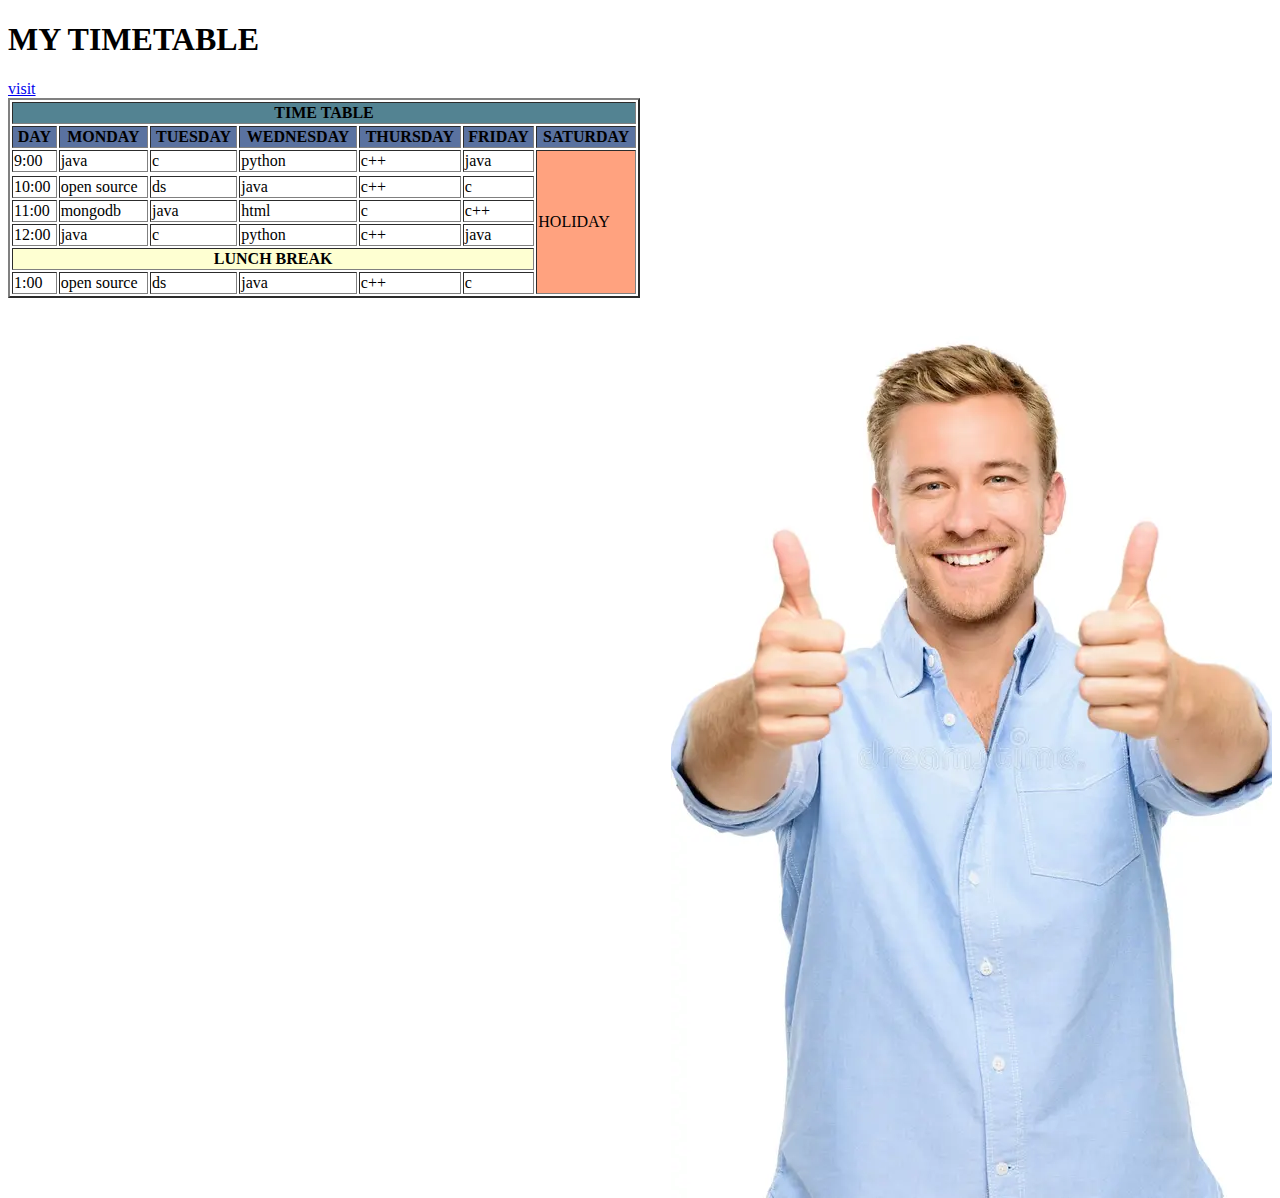
<file: timetable/timetable.html>
<!DOCTYPE html>
<html>
<head>
  <title>My timetable</title>
<body>
<table  border= "2" width=50% height =50> 
    
<h1> MY TIMETABLE</h1>
    <tr>
    <th bgcolor="#538392" colspan="7"> TIME TABLE </th>
    </tr>
    <tr bgcolor="#5A72A0"><th> DAY</th>
      <th>MONDAY</th>
      <th>TUESDAY</th>
      <th>WEDNESDAY</th>
      <th>THURSDAY</th>
      <th>FRIDAY</th>
      <th>SATURDAY </th>

      
    </tr>
    

      <tr><td>9:00</td><td>java</td>
      <td>c</td>
      <td>python</td>
      <td>c++ </td>
      <td>java </td>
      <td rowspan="8" bgcolor="#FFA27F"> HOLIDAY</td>
    </tr>
    <tr>
        <tr><td>10:00</td><td>open source</td>
            <td>ds</td>
            <td>java</td>
            <td>c++ </td>
            <td>c</td>
          </tr>
    </tr>
    <tr><td>11:00</td><td>mongodb</td>
        <td>java</td>
        <td>html</td>
        <td>c </td>
        <td>c++ </td>
      </tr>
      <tr><td>12:00</td><td>java</td>
        <td>c</td>
        <td>python</td>
        <td>c++ </td>
        <td>java </td>
      </tr>
      <tr><th bgcolor="#FEFFD2"colspan="6"> LUNCH BREAK</th></tr>
      <tr><td>1:00</td><td>open source</td>
        <td>ds</td>
        <td>java</td>
        <td>c++ </td>
        <td>c</td>
      </tr>
      <a href="https://www.kristujayanti.edu.in/home/">visit</a>
  </table>
 
  <img src="man.webp" align="right">
 
  
</body>
</html>
</file>
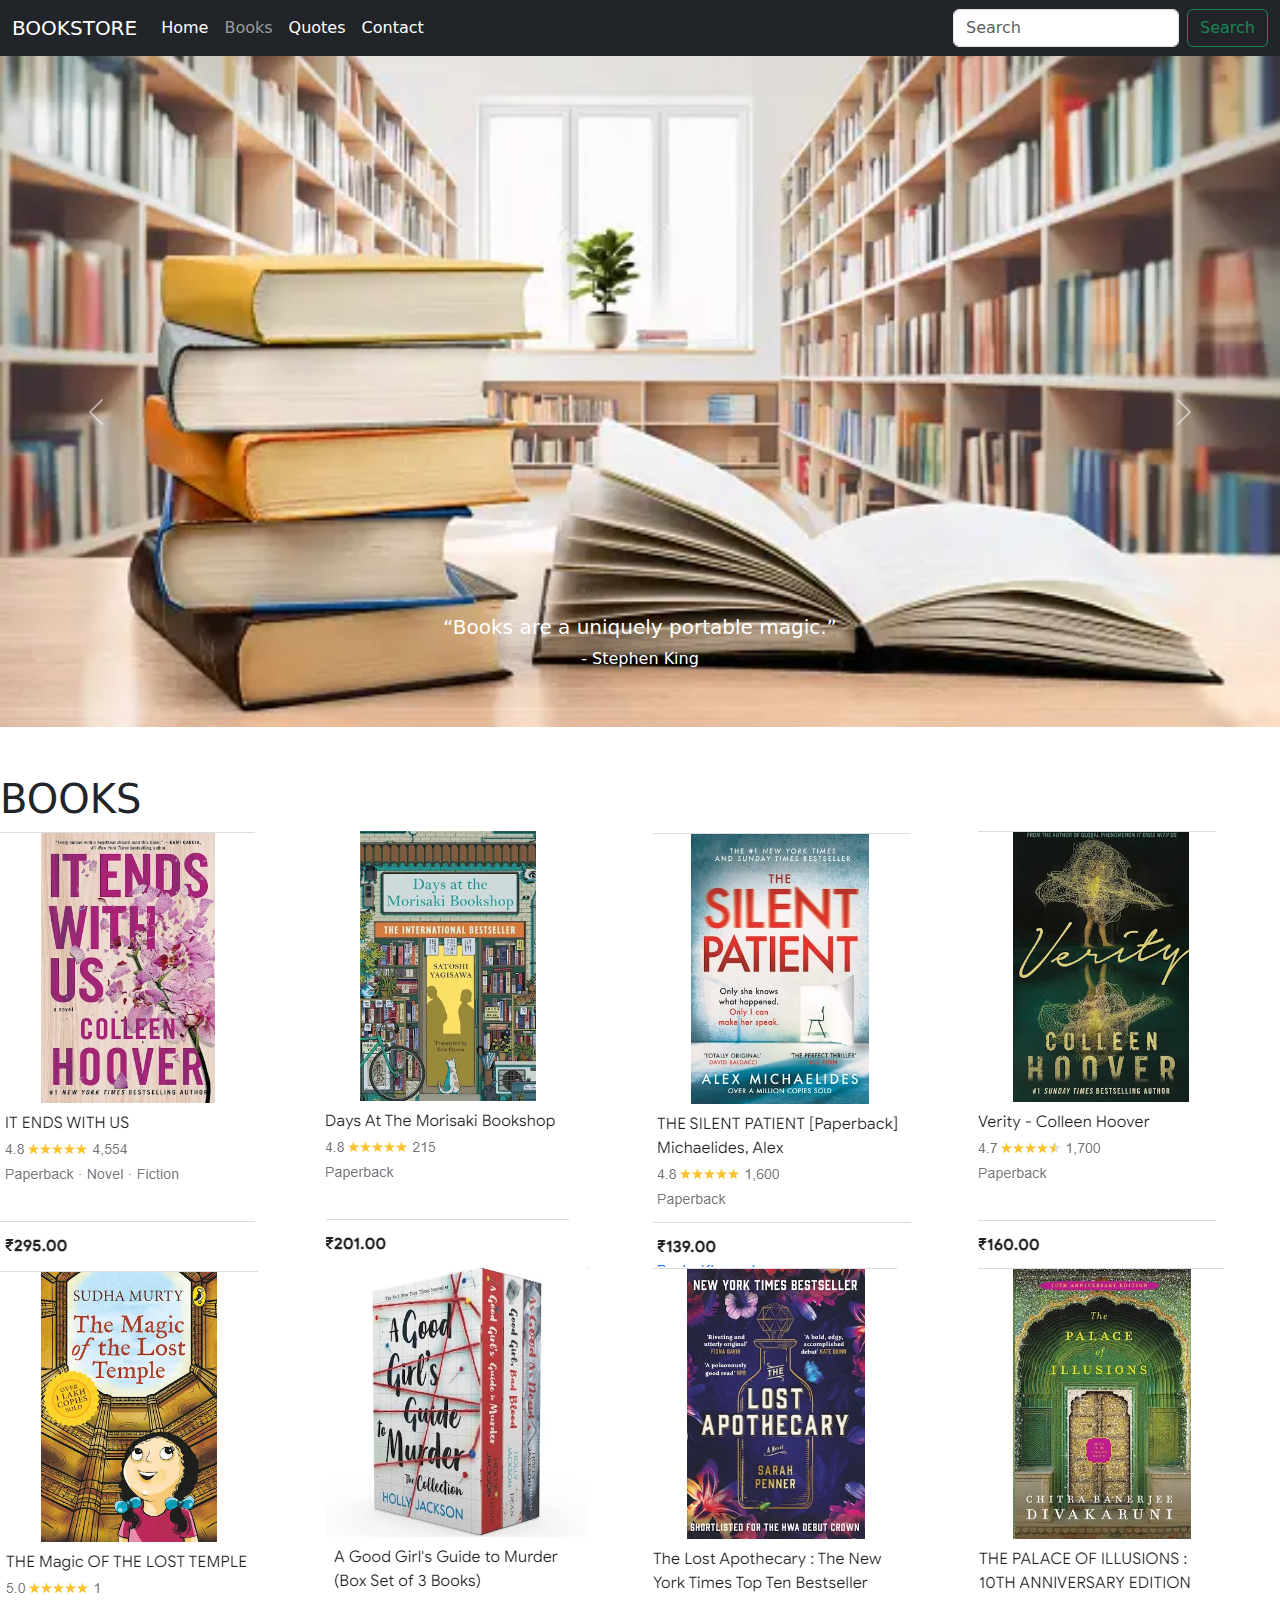
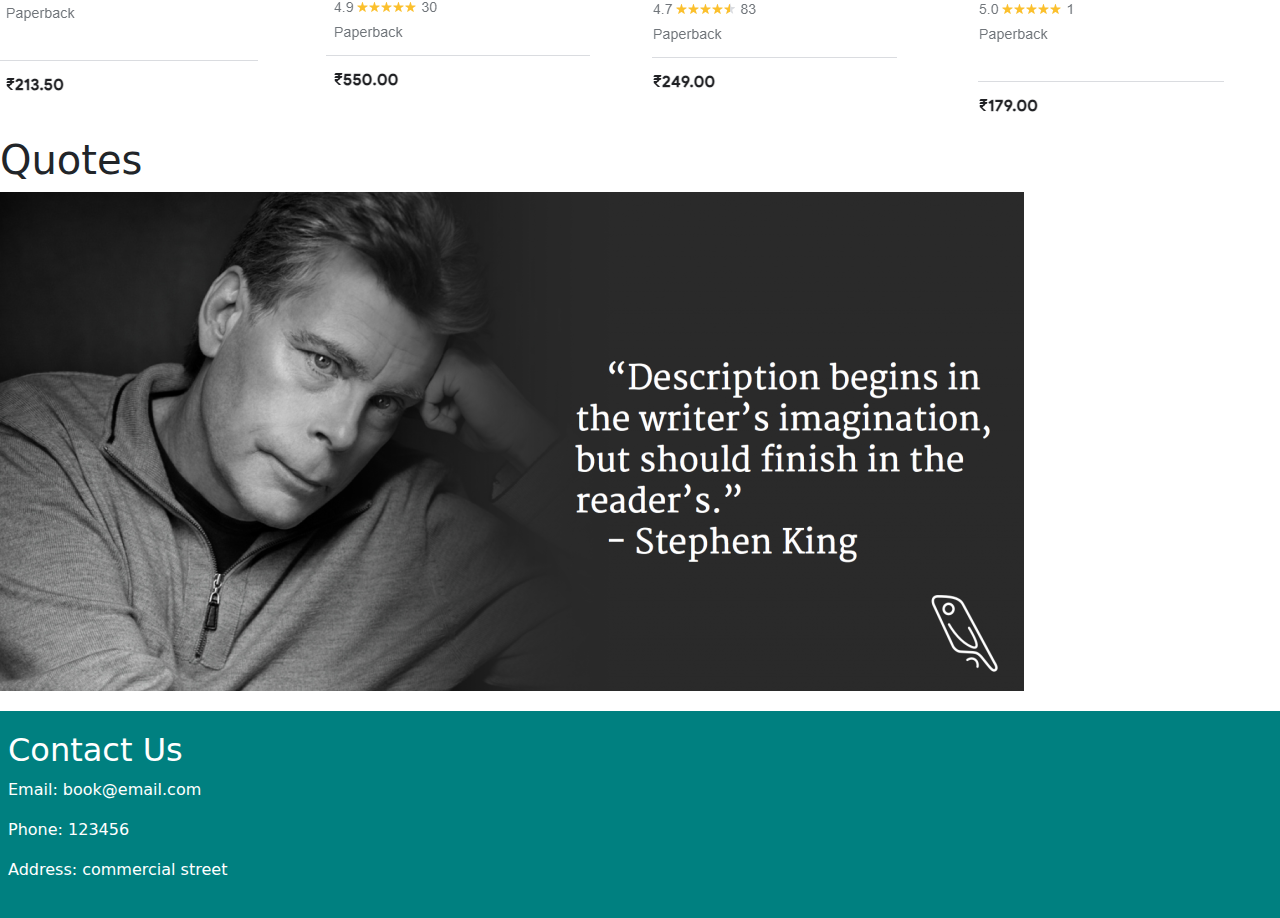
<file: website/website.html>
<!DOCTYPE html>
<html lang="en">
<head>
    <meta charset="UTF-8">
    <meta name="viewport" content="width=device-width, initial-scale=1.0">
    <title>Bookstore</title>
    <link rel="stylesheet" href="https://cdn.jsdelivr.net/npm/bootstrap@5.3.3/dist/css/bootstrap.min.css">
<style>
   .contact-info {
            background-color: #008080;
            color: #ffffff;
            padding: 20px; 
            margin-top: 20px; 
            border-radius: 10px;
        }
</style></head>
<body>
    
  <nav class="navbar navbar-expand-lg navbar-dark bg-dark fixed-top">
    <div class="container-fluid">
        <a class="navbar-brand" href="#">BOOKSTORE</a>
        <button class="navbar-toggler" type="button" data-bs-toggle="collapse" data-bs-target="#navbarSupportedContent" aria-controls="navbarSupportedContent" aria-expanded="false" aria-label="Toggle navigation">
            <span class="navbar-toggler-icon"></span>
        </button>
        <div class="collapse navbar-collapse" id="navbarSupportedContent">
            <ul class="navbar-nav me-auto mb-2 mb-lg-0">
                <li class="nav-item">
                    <a class="nav-link active" aria-current="page" href="#">Home</a>
                </li>
                <li class="nav-item">
                    <a class="nav-link" href="#book-grid">Books</a>
                </li>
                <li class="nav-item">
                  <a class="nav-link active" aria-current="page" href="#quote-grid">Quotes</a>
              </li>
                <li class="nav-item">
                    <a class="nav-link active" aria-current="page" href="#contact">Contact</a>
                </li>
            </ul>
            <form class="d-flex" role="search">
                <input class="form-control me-2" type="search" placeholder="Search" aria-label="Search">
                <button class="btn btn-outline-success" type="submit">Search</button>
            </form>
        </div>
    </div>
</nav>


      <div id="carouselExample" class="carousel slide" data-bs-ride="carousel">
        <div class="carousel-inner">
          <div class="carousel-item active">
            <img src="istockphoto-1498878143-170667a.webp" class="d-block w-100" alt="Slide 1">
            <div class="carousel-caption d-none d-md-block">
              <h5>“Books are a uniquely portable magic.”</h5>
              <p>- Stephen King</p>
            </div>
          </div>
          <div class="carousel-item">
            <img src="istockphoto-169993375-612x612.jpg" class="d-block w-100" alt="Slide 2">
            <div class="carousel-caption d-none d-md-block">
              <h5>“A room without books is like a body without a soul.”</h5>
              <p>- Marcus Tullius Cicero</p>
            </div>
          </div>
          <div class="carousel-item">
            <img src="istockphoto-949118068-612x612.jpg" class="d-block w-100" alt="Slide 3">
            <div class="carousel-caption d-none d-md-block">
              <h5>“There is no friend as loyal as a book.”</h5>
              <p>- Ernest Hemingway</p>
            </div>
          </div>
        </div>
        <button class="carousel-control-prev" type="button" data-bs-target="#carouselExample" data-bs-slide="prev">
          <span class="carousel-control-prev-icon" aria-hidden="true"></span>
          <span class="visually-hidden">Previous</span>
        </button>
        <button class="carousel-control-next" type="button" data-bs-target="#carouselExample" data-bs-slide="next">
          <span class="carousel-control-next-icon" aria-hidden="true"></span>
          <span class="visually-hidden">Next</span>
        </button>

        <br>
        <br>
        <h1>BOOKS</h1>
      </div>
      <div id="book-grid" class="container text-center"></div>
        <div class="row">
          <div class="col">
            <img src="1.PNG"></img>
          </div>
          <div class="col">
            <img src="2.PNG"></img>
          </div>
          <div class="col">
            <img src="3.PNG"></img>
          </div>
          <div class="col">
            <img src="4.PNG"></img>
          </div>
        </div>
      </div>
      <div class="row">
        <div class="col">
          <img src="5.PNG"></img>
        </div>
        <div class="col">
          <img src="6.PNG"></img>
        </div>
        <div class="col">
          <img src="7.PNG"></img>
        </div>
        <div class="col">
          <img src="8.PNG"></img>
        </div>
      </div>
    </div>
    <br>
    <h1>Quotes</h1>
    <div id="quote-grid" class="container text-center"></div>
        <div class="row">
          <div class="col">
            <img src="9.png"></img>
          </div>
         <br>
         <br>
         <br>

         
         <div id="contact" class="contact-info">
          <h2>Contact Us</h2>
          <p>Email: book@email.com</p>
          <p>Phone: 123456</p>
          <p>Address: commercial street</p>
      </div>
  </div>
      <script src="https://cdn.jsdelivr.net/npm/bootstrap@5.3.3/dist/js/bootstrap.bundle.min.js"></script>
</body>
</html>
</file>
<file: facebook login page/style.css>
*{
    margin: 0;
    padding: 0;
    box-sizing: border-box;
    font-family: 'Roboto', sans-serif;
  }
  .flex {
    display: flex;
    align-items: center;
  }
  .container {
    padding: 0 15px;
    min-height: 100vh;
    justify-content: center;
    background: #f0f2f5;
  }
  .facebook-page {
    justify-content: space-between;
    max-width: 1000px;
    width: 100%;
  }
  .facebook-page .text {
    margin-bottom: 90px;
  }
  .facebook-page h1 {
    color: #1877f2;
    font-size: 4rem;
    margin-bottom: 10px;
  }
  .facebook-page p {
    font-size: 1.75rem;
    white-space: nowrap;
  }
  form {
    display: flex;
    flex-direction: column;
    background: #fff;
    border-radius: 8px;
    padding: 20px;
    box-shadow: 0 4px 4px rgba(0, 0, 0, 0.1),
      0 8px 16px rgba(0, 0, 0, 0.1);
    max-width: 400px;
    width: 100%;
  }
  form input {
    height: 55px;
    width: 100%;
    border: 1px solid #ccc;
    border-radius: 6px;
    margin-bottom: 15px;
    font-size: 1rem;
    padding: 0 14px;
  }
  form input:focus {
    outline: none;
    border-color: #1877f2;
  }
  ::placeholder {
    color: #777;
    font-size: 1.063rem;
  }
  .link {
    display: flex;
    flex-direction: column;
    text-align: center;
    gap: 15px;
  }
  .link .login {
    border: none;
    outline: none;
    cursor: pointer;
    background: #1877f2;
    padding: 15px 0;
    border-radius: 6px;
    color: #fff;
    font-size: 1.25rem;
    font-weight: 600;
    transition: 0.2s ease;
  }
  .link .login:hover {
    background: #0d65d9;
  }
  form a {
    text-decoration: none;
  }
  .link .forgot {
    color: #1877f2;
    font-size: 0.875rem;
  }
  .link .forgot:hover {
    text-decoration: underline;
  }
  hr {
    border: none;
    height: 1px;
    background-color: #ccc;
    margin-bottom: 20px;
    margin-top: 20px;
  }
  .button {
    margin-top: 25px;
    text-align: center;
    margin-bottom: 20px;
  }
  .button a {
    padding: 15px 20px;
    background: #42b72a;
    border-radius: 6px;
    color: #fff;
    font-size: 1.063rem;
    font-weight: 600;
    transition: 0.2s ease;
  }
  .button a:hover {
    background: #3ba626;
  }
  @media (max-width: 900px) {
    .facebook-page {
      flex-direction: column;
      text-align: center;
    }
    .facebook-page .text {
      margin-bottom: 30px;
    }
  }
  @media (max-width: 460px) {
    .facebook-page h1 {
      font-size: 3.5rem;
    }
    .facebook-page p {
      font-size: 1.3rem;
    }
    form {
      padding: 15px;
    }
  }
</file>
